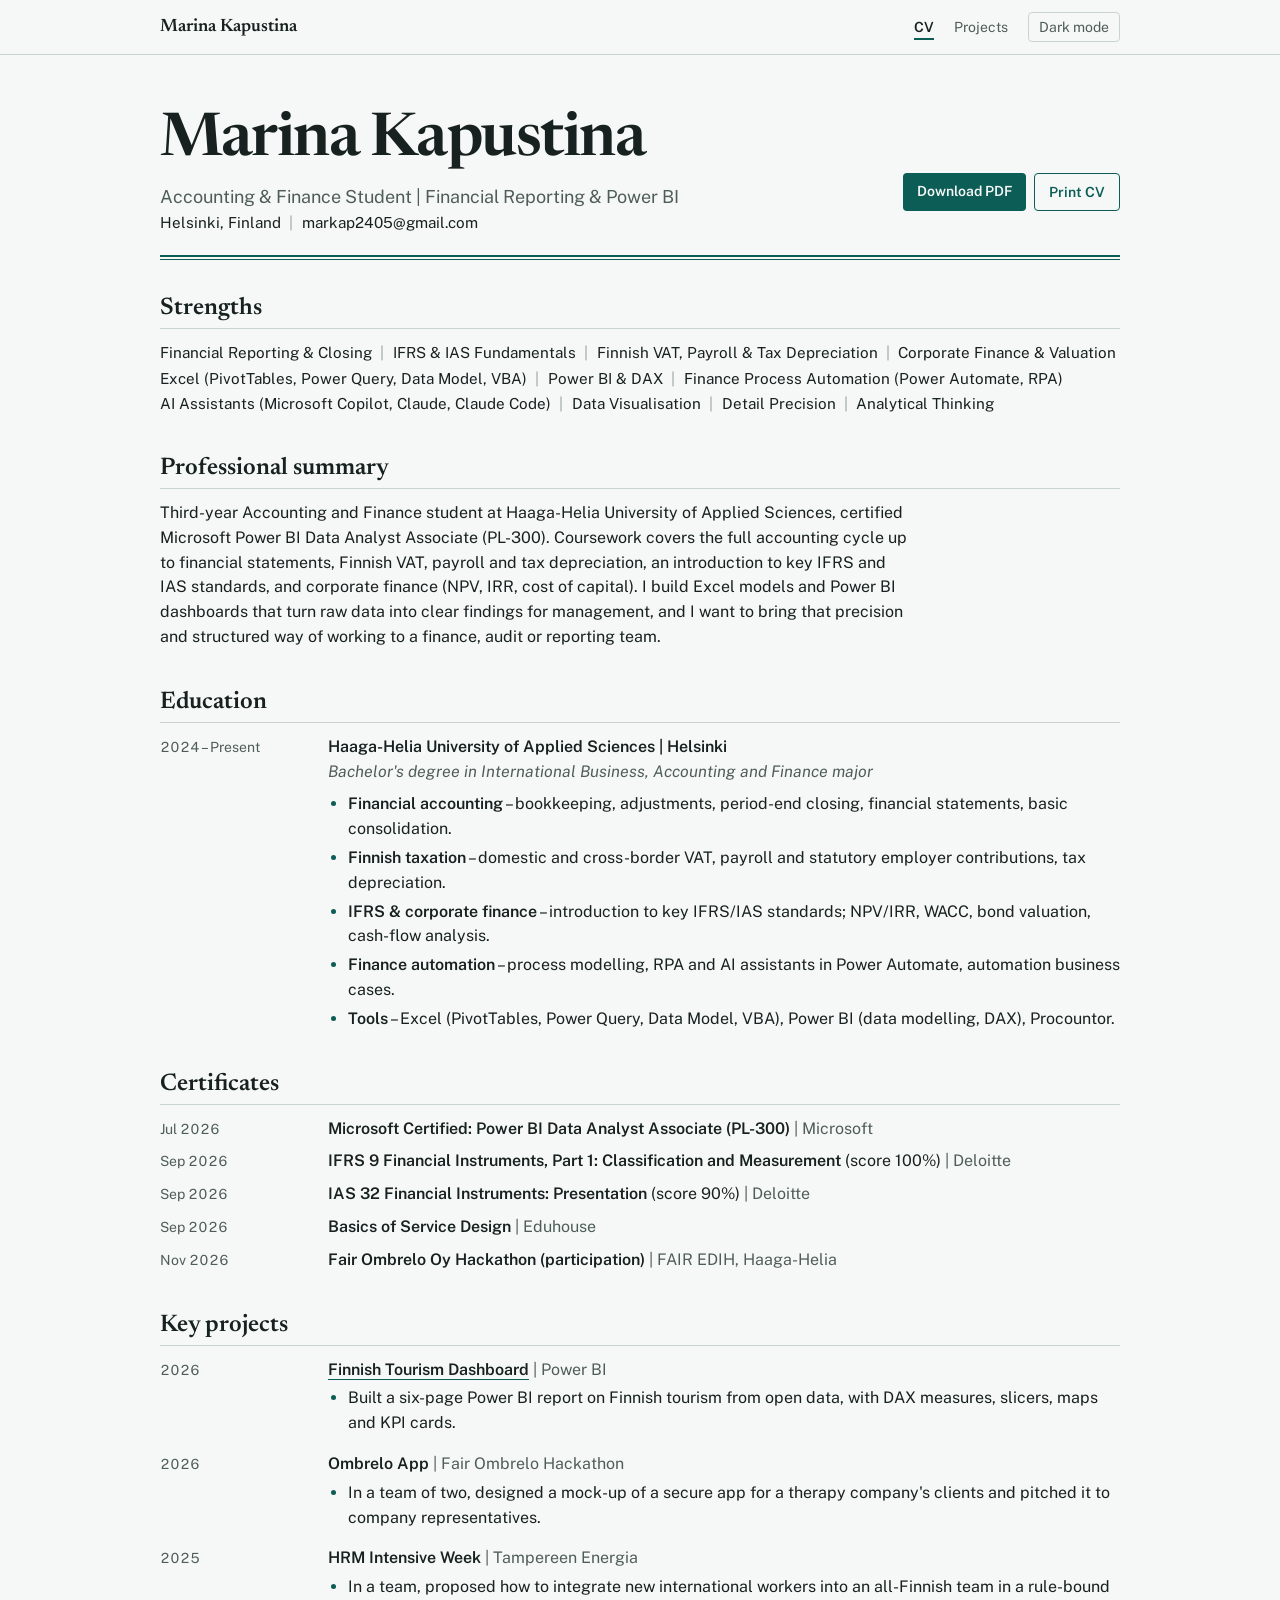
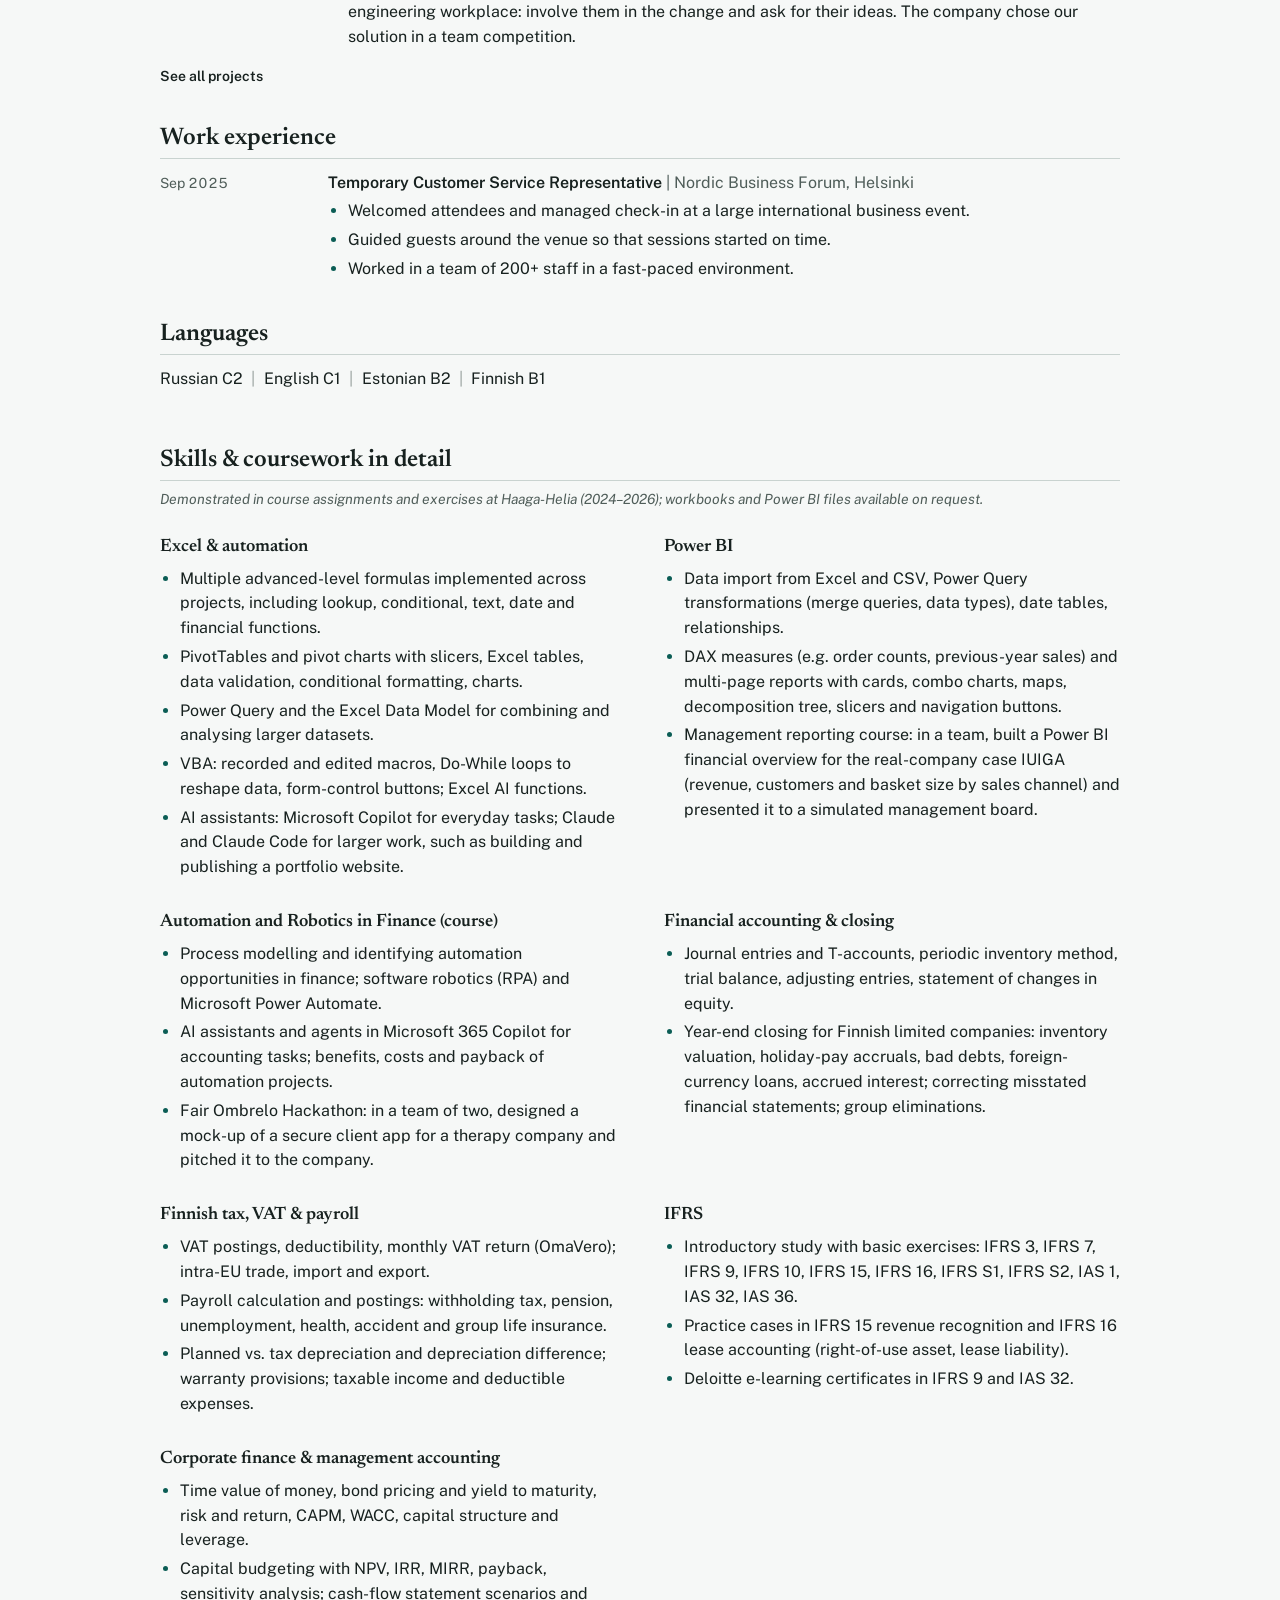
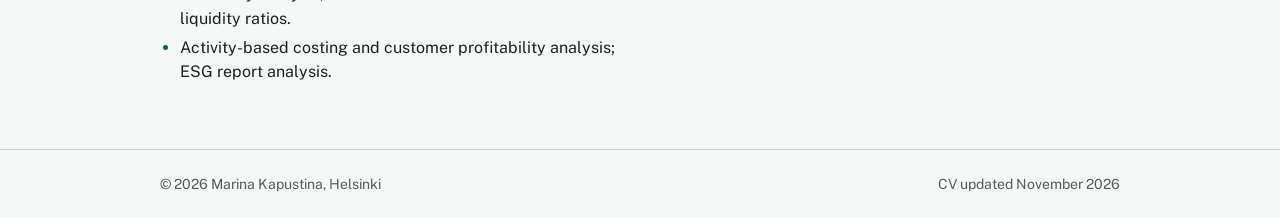
<file: index.html>
<!doctype html>
<html lang="en">
<head>
  <meta charset="utf-8">
  <meta name="viewport" content="width=device-width, initial-scale=1">
  <title>Marina Kapustina – CV</title>
  <meta name="description" content="CV of Marina Kapustina, Accounting & Finance student at Haaga-Helia UAS, Helsinki. Microsoft Certified Power BI Data Analyst Associate (PL-300).">
  <meta property="og:title" content="Marina Kapustina – CV">
  <meta property="og:description" content="Accounting & Finance Student | Financial Reporting & Power BI">
  <meta property="og:type" content="profile">
  <link rel="icon" href="assets/img/favicon.svg" type="image/svg+xml">
  <link rel="preconnect" href="https://fonts.googleapis.com">
  <link rel="preconnect" href="https://fonts.gstatic.com" crossorigin>
  <link rel="stylesheet" href="https://fonts.googleapis.com/css2?family=Newsreader:opsz,wght@6..72,400;6..72,600&family=Public+Sans:wght@400;500;600;700&display=swap">
  <link rel="stylesheet" href="assets/css/site.css">
  <link rel="stylesheet" href="assets/css/tw.css">
  <script src="assets/js/site.js"></script>
</head>
<body class="bg-paper text-ink font-sans">
  <a href="#cv" class="sr-only focus:not-sr-only focus:fixed focus:top-3 focus:left-3 focus:z-50 focus:bg-surface focus:px-3 focus:py-2">Skip to CV</a>

  <!-- Site header: identical on every page (portfolio nav). -->
  <header class="no-print border-b border-rule">
    <nav class="mx-auto flex max-w-5xl flex-wrap items-center justify-between gap-x-6 gap-y-2 px-4 py-3 sm:px-8" aria-label="Main">
      <a href="index.html" class="font-serif text-lg font-semibold text-ink no-underline">Marina Kapustina</a>
      <div class="flex items-center gap-5 text-sm">
        <a href="index.html" aria-current="page" class="font-semibold text-ink underline decoration-accent decoration-2 underline-offset-[6px]">CV</a>
        <a href="projects/index.html" class="text-muted no-underline hover:text-ink">Projects</a>
        <button type="button" data-theme-toggle hidden class="cursor-pointer rounded border border-rule px-2.5 py-1 text-muted hover:text-ink">
          <span data-label>Dark mode</span>
        </button>
      </div>
    </nav>
  </header>

  <main id="cv" class="mx-auto max-w-5xl px-4 pb-16 pt-10 sm:px-8 sm:pt-14 print:max-w-none print:p-0">

    <!-- ===================== PAGE 1 (stands alone) ===================== -->
    <header id="header" class="pb-5 print:pb-3">
      <div class="flex flex-wrap items-end justify-between gap-x-8 print:gap-x-5 gap-y-5">
        <div>
          <h1 class="font-serif text-4xl font-semibold leading-none tracking-tight min-[400px]:text-5xl sm:text-6xl print:text-[2.9rem]">Marina Kapustina</h1>
          <p class="mt-3 text-lg text-muted print:mt-2 print:text-[1.15rem]">Accounting &amp; Finance Student | Financial Reporting &amp; Power BI</p>
        </div>
        <div class="no-print flex flex-wrap gap-2 text-sm">
          <a href="assets/files/Marina_Kapustina_CV.pdf" download class="rounded bg-accent px-3.5 py-2 font-semibold text-paper no-underline hover:opacity-90">Download PDF</a>
          <button type="button" data-print hidden class="cursor-pointer rounded border border-accent px-3.5 py-2 font-semibold text-accent hover:bg-accent-soft">Print CV</button>
        </div>
      </div>
      <ul class="pipe-list mt-4 text-[0.95rem] print:mt-2">
        <li>Helsinki, Finland</li>
        <li><a href="mailto:markap2405@gmail.com" class="text-ink no-underline hover:underline">markap2405@gmail.com</a></li>
      </ul>
    </header>
    <hr class="double-rule">

    <div class="mt-8 space-y-9 print:mt-4 print:space-y-[0.7rem]">

      <section id="strengths" aria-labelledby="h-strengths">
        <h2 id="h-strengths" class="mb-3 border-b border-rule pb-1 font-serif text-2xl font-semibold print:mb-1.5 print:text-[1.35rem]">Strengths</h2>
        <ul class="pipe-list text-[0.95rem]">
          <li>Financial Reporting &amp; Closing</li>
          <li>IFRS &amp; IAS Fundamentals</li>
          <li>Finnish VAT, Payroll &amp; Tax Depreciation</li>
          <li>Corporate Finance &amp; Valuation</li>
          <li>Excel (PivotTables, Power Query, Data Model, VBA)</li>
          <li>Power BI &amp; DAX</li>
          <li>Finance Process Automation (Power&nbsp;Automate, RPA)</li>
          <li>AI Assistants (Microsoft Copilot, Claude, Claude Code)</li>
          <li>Data Visualisation</li>
          <li>Detail Precision</li>
          <li>Analytical Thinking</li>
        </ul>
      </section>

      <section id="summary" aria-labelledby="h-summary">
        <h2 id="h-summary" class="mb-3 border-b border-rule pb-1 font-serif text-2xl font-semibold print:mb-1.5 print:text-[1.35rem]">Professional summary</h2>
        <p class="max-w-[75ch] print:max-w-none">Third-year Accounting and Finance student at Haaga-Helia University of Applied Sciences, certified Microsoft Power BI Data Analyst Associate (PL-300). Coursework covers the full accounting cycle up to financial statements, Finnish VAT, payroll and tax depreciation, an introduction to key IFRS and IAS standards, and corporate finance (NPV, IRR, cost of capital). I build Excel models and Power BI dashboards that turn raw data into clear findings for management, and I want to bring that precision and structured way of working to a finance, audit or reporting team.</p>
      </section>

      <section id="education" aria-labelledby="h-education">
        <h2 id="h-education" class="mb-3 border-b border-rule pb-1 font-serif text-2xl font-semibold print:mb-1.5 print:text-[1.35rem]">Education</h2>
        <div class="ledger-row grid gap-x-8 print:gap-x-5 gap-y-1 md:grid-cols-[var(--date-col)_1fr]">
          <p class="ledger-date text-sm text-muted md:pt-0.5">2024 – Present</p>
          <div>
            <h3 class="font-semibold">Haaga-Helia University of Applied Sciences | Helsinki</h3>
            <p class="italic text-muted">Bachelor's degree in International Business, Accounting and Finance major</p>
            <ul class="mt-2 list-disc space-y-1 pl-5 marker:text-accent print:mt-1 print:space-y-0.5">
              <li><strong class="font-semibold">Financial accounting</strong> – bookkeeping, adjustments, period-end closing, financial statements, basic consolidation.</li>
              <li><strong class="font-semibold">Finnish taxation</strong> – domestic and cross-border VAT, payroll and statutory employer contributions, tax depreciation.</li>
              <li><strong class="font-semibold">IFRS &amp; corporate finance</strong> – introduction to key IFRS/IAS standards; NPV/IRR, WACC, bond valuation, cash-flow analysis.</li>
              <li><strong class="font-semibold">Finance automation</strong> – process modelling, RPA and AI assistants in Power Automate, automation business cases.</li>
              <li><strong class="font-semibold">Tools</strong> – Excel (PivotTables, Power Query, Data Model, VBA), Power BI (data modelling, DAX), Procountor.</li>
            </ul>
          </div>
        </div>
      </section>

      <section id="certificates" aria-labelledby="h-certificates">
        <h2 id="h-certificates" class="mb-3 border-b border-rule pb-1 font-serif text-2xl font-semibold print:mb-1.5 print:text-[1.35rem]">Certificates</h2>
        <ul class="space-y-2 print:space-y-0.5">
          <li class="ledger-row grid gap-x-8 print:gap-x-5 md:grid-cols-[var(--date-col)_1fr]"><span class="ledger-date text-sm text-muted md:pt-0.5">Jul 2026</span><span><span class="font-semibold">Microsoft Certified: Power BI Data Analyst Associate (PL-300)</span> <span class="text-muted">| Microsoft</span></span></li>
          <li class="ledger-row grid gap-x-8 print:gap-x-5 md:grid-cols-[var(--date-col)_1fr]"><span class="ledger-date text-sm text-muted md:pt-0.5">Sep 2026</span><span><span class="font-semibold">IFRS 9 Financial Instruments, Part 1: Classification and Measurement</span> (score 100%) <span class="text-muted">| Deloitte</span></span></li>
          <li class="ledger-row grid gap-x-8 print:gap-x-5 md:grid-cols-[var(--date-col)_1fr]"><span class="ledger-date text-sm text-muted md:pt-0.5">Sep 2026</span><span><span class="font-semibold">IAS 32 Financial Instruments: Presentation</span> (score 90%) <span class="text-muted">| Deloitte</span></span></li>
          <li class="ledger-row grid gap-x-8 print:gap-x-5 md:grid-cols-[var(--date-col)_1fr]"><span class="ledger-date text-sm text-muted md:pt-0.5">Sep 2026</span><span><span class="font-semibold">Basics of Service Design</span> <span class="text-muted">| Eduhouse</span></span></li>
          <li class="ledger-row grid gap-x-8 print:gap-x-5 md:grid-cols-[var(--date-col)_1fr]"><span class="ledger-date text-sm text-muted md:pt-0.5">Nov 2026</span><span><span class="font-semibold">Fair Ombrelo Oy Hackathon (participation)</span> <span class="text-muted">| FAIR EDIH, Haaga-Helia</span></span></li>
        </ul>
      </section>

      <section id="projects" aria-labelledby="h-projects">
        <h2 id="h-projects" class="mb-3 border-b border-rule pb-1 font-serif text-2xl font-semibold print:mb-1.5 print:text-[1.35rem]">Key projects</h2>
        <div class="space-y-4 print:space-y-1.5">
          <article class="ledger-row grid gap-x-8 print:gap-x-5 gap-y-1 md:grid-cols-[var(--date-col)_1fr]">
            <p class="ledger-date text-sm text-muted md:pt-0.5">2026</p>
            <div>
              <h3 class="font-semibold"><a href="projects/finnish-tourism-dashboard/index.html" class="text-ink underline decoration-accent decoration-1 underline-offset-4 hover:decoration-2 print:no-underline">Finnish Tourism Dashboard</a> <span class="font-normal text-muted">| Power BI</span></h3>
              <ul class="mt-1 list-disc space-y-1 pl-5 marker:text-accent print:space-y-0.5">
                <li>Built a six-page Power BI report on Finnish tourism from open data, with DAX measures, slicers, maps and KPI cards.</li>
              </ul>
            </div>
          </article>
          <article class="ledger-row grid gap-x-8 print:gap-x-5 gap-y-1 md:grid-cols-[var(--date-col)_1fr]">
            <p class="ledger-date text-sm text-muted md:pt-0.5">2026</p>
            <div>
              <h3 class="font-semibold">Ombrelo App <span class="font-normal text-muted">| Fair Ombrelo Hackathon</span></h3>
              <ul class="mt-1 list-disc space-y-1 pl-5 marker:text-accent">
                <li>In a team of two, designed a mock-up of a secure app for a therapy company&#39;s clients and pitched it to company representatives.</li>
              </ul>
            </div>
          </article>
          <article class="ledger-row grid gap-x-8 print:gap-x-5 gap-y-1 md:grid-cols-[var(--date-col)_1fr]">
            <p class="ledger-date text-sm text-muted md:pt-0.5">2025</p>
            <div>
              <h3 class="font-semibold">HRM Intensive Week <span class="font-normal text-muted">| Tampereen Energia</span></h3>
              <ul class="mt-1 list-disc space-y-1 pl-5 marker:text-accent">
                <li>In a team, proposed how to integrate new international workers into an all-Finnish team in a rule-bound engineering workplace: involve them in the change and ask for their ideas. The company chose our solution in a team competition.</li>
              </ul>
            </div>
          </article>
        </div>
        <p class="no-print mt-4 text-sm"><a href="projects/index.html" class="font-semibold">See all projects</a></p>
      </section>

      <section id="experience" aria-labelledby="h-experience">
        <h2 id="h-experience" class="mb-3 border-b border-rule pb-1 font-serif text-2xl font-semibold print:mb-1.5 print:text-[1.35rem]">Work experience</h2>
        <article class="ledger-row grid gap-x-8 print:gap-x-5 gap-y-1 md:grid-cols-[var(--date-col)_1fr]">
          <p class="ledger-date text-sm text-muted md:pt-0.5">Sep 2025</p>
          <div>
            <h3 class="font-semibold">Temporary Customer Service Representative <span class="font-normal text-muted">| Nordic Business Forum, Helsinki</span></h3>
            <ul class="mt-1 list-disc space-y-1 pl-5 marker:text-accent print:space-y-0.5">
              <li>Welcomed attendees and managed check-in at a large international business event.</li>
              <li>Guided guests around the venue so that sessions started on time.</li>
              <li>Worked in a team of 200+ staff in a fast-paced environment.</li>
            </ul>
          </div>
        </article>
      </section>

      <section id="languages" aria-labelledby="h-languages">
        <h2 id="h-languages" class="mb-3 border-b border-rule pb-1 font-serif text-2xl font-semibold print:mb-1.5 print:text-[1.35rem]">Languages</h2>
        <ul class="pipe-list">
          <li>Russian C2</li><li>English C1</li><li>Estonian B2</li><li>Finnish B1</li>
        </ul>
      </section>

      <!-- ===================== PAGE 2: detail for the recruiter who scrolls on ===================== -->
      <section id="details" aria-labelledby="h-details" class="print-break pt-4 print:pt-0">
        <h2 id="h-details" class="mb-2 border-b border-rule pb-1 font-serif text-2xl font-semibold print:text-[1.35rem]">Skills &amp; coursework in detail</h2>
        <p class="mb-6 text-sm italic text-muted print:mb-3">Demonstrated in course assignments and exercises at Haaga-Helia (2024–2026); workbooks and Power BI files available on request.</p>
        <div class="grid gap-x-12 gap-y-7 md:grid-cols-2 print:gap-y-4">
          <div>
            <h3 class="font-serif text-lg font-semibold">Excel &amp; automation</h3>
            <ul class="mt-1.5 list-disc space-y-1 pl-5 marker:text-accent">
              <li>Multiple advanced-level formulas implemented across projects, including lookup, conditional, text, date and financial functions.</li>
              <li>PivotTables and pivot charts with slicers, Excel tables, data validation, conditional formatting, charts.</li>
              <li>Power Query and the Excel Data Model for combining and analysing larger datasets.</li>
              <li>VBA: recorded and edited macros, Do-While loops to reshape data, form-control buttons; Excel AI functions.</li>
              <li>AI assistants: Microsoft Copilot for everyday tasks; Claude and Claude Code for larger work, such as building and publishing a portfolio website.</li>
            </ul>
          </div>
          <div>
            <h3 class="font-serif text-lg font-semibold">Power BI</h3>
            <ul class="mt-1.5 list-disc space-y-1 pl-5 marker:text-accent">
              <li>Data import from Excel and CSV, Power Query transformations (merge queries, data types), date tables, relationships.</li>
              <li>DAX measures (e.g. order counts, previous-year sales) and multi-page reports with cards, combo charts, maps, decomposition tree, slicers and navigation buttons.</li>
              <li>Management reporting course: in a team, built a Power BI financial overview for the real-company case IUIGA (revenue, customers and basket size by sales channel) and presented it to a simulated management board.</li>
            </ul>
          </div>
          <div>
            <h3 class="font-serif text-lg font-semibold">Automation and Robotics in Finance (course)</h3>
            <ul class="mt-1.5 list-disc space-y-1 pl-5 marker:text-accent">
              <li>Process modelling and identifying automation opportunities in finance; software robotics (RPA) and Microsoft Power Automate.</li>
              <li>AI assistants and agents in Microsoft 365 Copilot for accounting tasks; benefits, costs and payback of automation projects.</li>
              <li>Fair Ombrelo Hackathon: in a team of two, designed a mock-up of a secure client app for a therapy company and pitched it to the company.</li>
            </ul>
          </div>
          <div>
            <h3 class="font-serif text-lg font-semibold">Financial accounting &amp; closing</h3>
            <ul class="mt-1.5 list-disc space-y-1 pl-5 marker:text-accent">
              <li>Journal entries and T-accounts, periodic inventory method, trial balance, adjusting entries, statement of changes in equity.</li>
              <li>Year-end closing for Finnish limited companies: inventory valuation, holiday-pay accruals, bad debts, foreign-currency loans, accrued interest; correcting misstated financial statements; group eliminations.</li>
            </ul>
          </div>
          <div>
            <h3 class="font-serif text-lg font-semibold">Finnish tax, VAT &amp; payroll</h3>
            <ul class="mt-1.5 list-disc space-y-1 pl-5 marker:text-accent">
              <li>VAT postings, deductibility, monthly VAT return (OmaVero); intra-EU trade, import and export.</li>
              <li>Payroll calculation and postings: withholding tax, pension, unemployment, health, accident and group life insurance.</li>
              <li>Planned vs. tax depreciation and depreciation difference; warranty provisions; taxable income and deductible expenses.</li>
            </ul>
          </div>
          <div>
            <h3 class="font-serif text-lg font-semibold">IFRS</h3>
            <ul class="mt-1.5 list-disc space-y-1 pl-5 marker:text-accent">
              <li>Introductory study with basic exercises: IFRS 3, IFRS 7, IFRS 9, IFRS 10, IFRS 15, IFRS 16, IFRS S1, IFRS S2, IAS 1, IAS 32, IAS 36.</li>
              <li>Practice cases in IFRS 15 revenue recognition and IFRS 16 lease accounting (right-of-use asset, lease liability).</li>
              <li>Deloitte e-learning certificates in IFRS 9 and IAS 32.</li>
            </ul>
          </div>
          <div>
            <h3 class="font-serif text-lg font-semibold">Corporate finance &amp; management accounting</h3>
            <ul class="mt-1.5 list-disc space-y-1 pl-5 marker:text-accent">
              <li>Time value of money, bond pricing and yield to maturity, risk and return, CAPM, WACC, capital structure and leverage.</li>
              <li>Capital budgeting with NPV, IRR, MIRR, payback, sensitivity analysis; cash-flow statement scenarios and liquidity ratios.</li>
              <li>Activity-based costing and customer profitability analysis; ESG report analysis.</li>
            </ul>
          </div>
        </div>
      </section>
    </div>
  </main>

  <!-- Site footer: identical on every page. -->
  <footer class="no-print border-t border-rule">
    <div class="mx-auto flex max-w-5xl flex-wrap justify-between gap-x-6 gap-y-1 px-4 py-6 text-sm text-muted sm:px-8">
      <p>© <span data-year>2026</span> Marina Kapustina, Helsinki</p>
      <p>CV updated November 2026</p>
    </div>
  </footer>
</body>
</html>
</file>
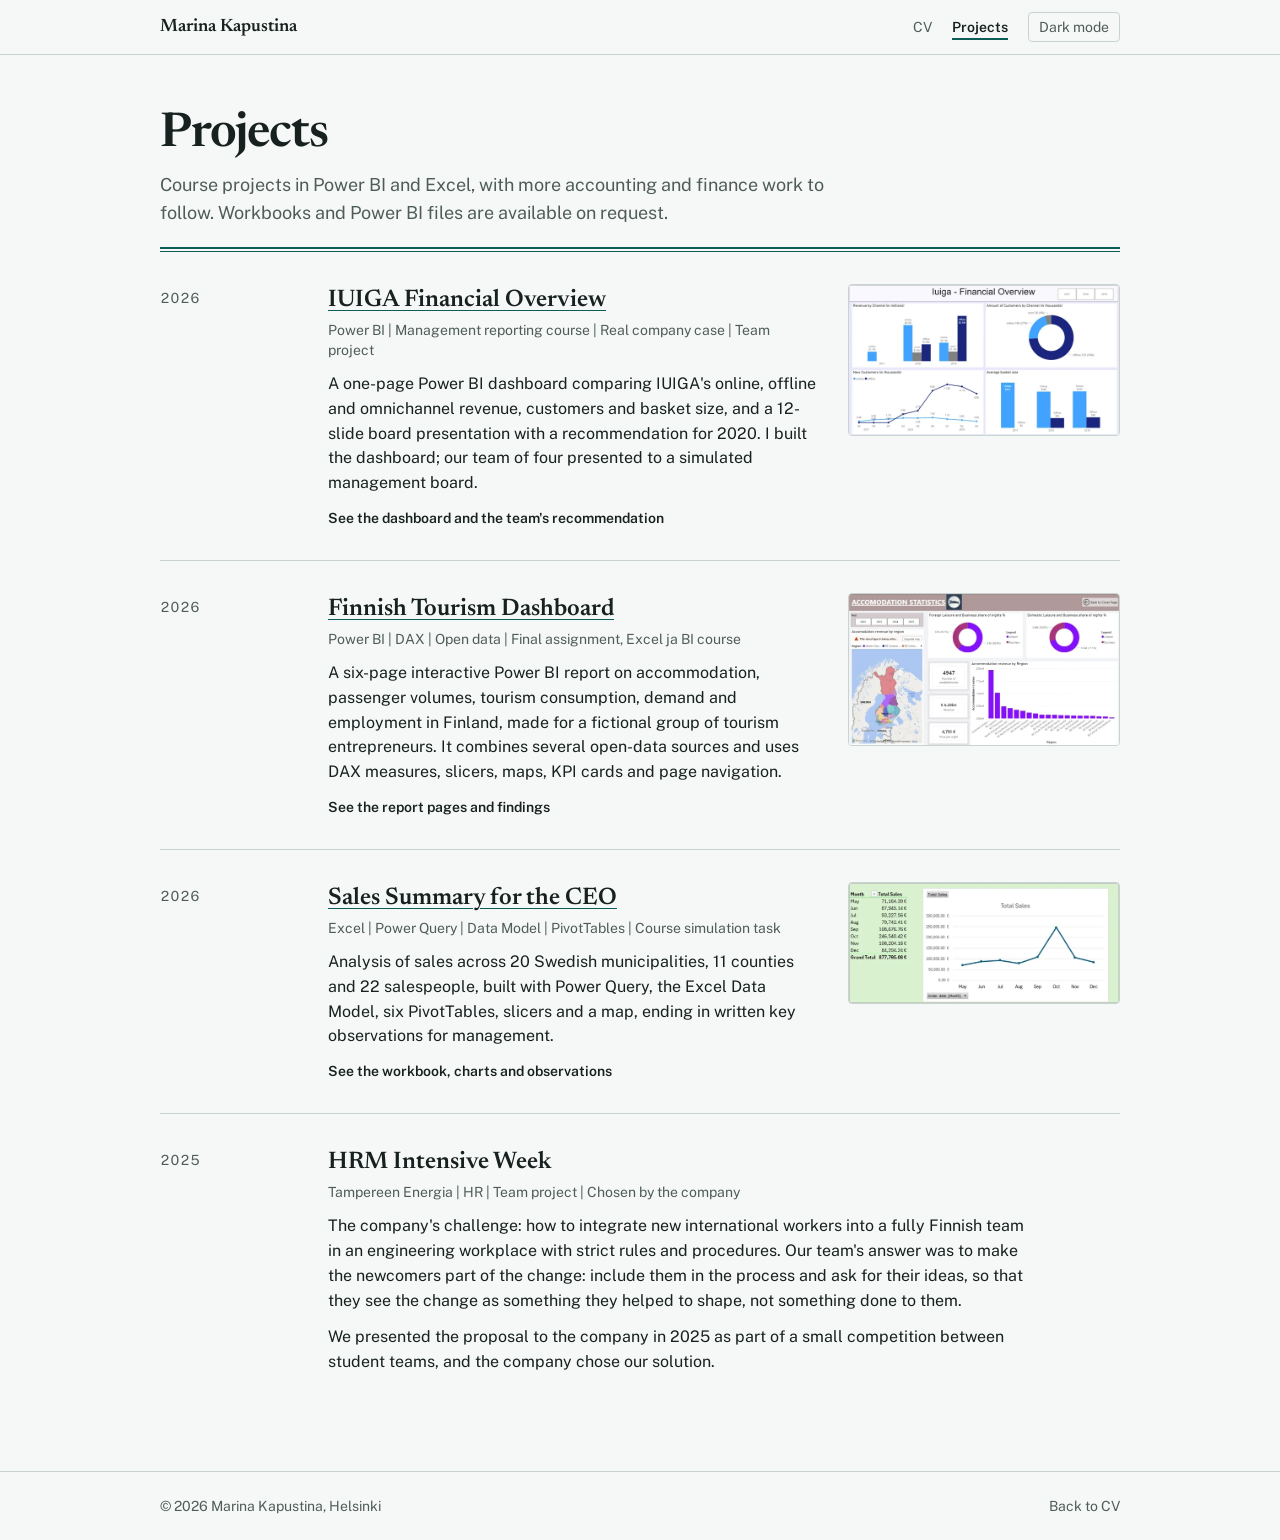
<file: projects/index.html>
<!doctype html>
<html lang="en">
<head>
  <meta charset="utf-8">
  <meta name="viewport" content="width=device-width, initial-scale=1">
  <title>Projects – Marina Kapustina</title>
  <meta name="description" content="Projects by Marina Kapustina: Power BI dashboards, Excel analysis and accounting coursework.">
  <link rel="icon" href="../assets/img/favicon.svg" type="image/svg+xml">
  <link rel="preconnect" href="https://fonts.googleapis.com">
  <link rel="preconnect" href="https://fonts.gstatic.com" crossorigin>
  <link rel="stylesheet" href="https://fonts.googleapis.com/css2?family=Newsreader:opsz,wght@6..72,400;6..72,600&family=Public+Sans:wght@400;500;600;700&display=swap">
  <link rel="stylesheet" href="../assets/css/site.css">
  <link rel="stylesheet" href="../assets/css/tw.css">
  <script src="../assets/js/site.js"></script>
</head>
<body class="bg-paper text-ink font-sans">
  <a href="#content" class="sr-only focus:not-sr-only focus:fixed focus:top-3 focus:left-3 focus:z-50 focus:bg-surface focus:px-3 focus:py-2">Skip to content</a>

  <header class="no-print border-b border-rule">
    <nav class="mx-auto flex max-w-5xl flex-wrap items-center justify-between gap-x-6 gap-y-2 px-4 py-3 sm:px-8" aria-label="Main">
      <a href="../index.html" class="font-serif text-lg font-semibold text-ink no-underline">Marina Kapustina</a>
      <div class="flex items-center gap-5 text-sm">
        <a href="../index.html" class="text-muted no-underline hover:text-ink">CV</a>
        <a href="index.html" aria-current="page" class="font-semibold text-ink underline decoration-accent decoration-2 underline-offset-[6px]">Projects</a>
        <button type="button" data-theme-toggle hidden class="cursor-pointer rounded border border-rule px-2.5 py-1 text-muted hover:text-ink">
          <span data-label>Dark mode</span>
        </button>
      </div>
    </nav>
  </header>

  <main id="content" class="mx-auto max-w-5xl px-4 pb-16 pt-10 sm:px-8 sm:pt-14">
    <header class="pb-5">
      <h1 class="font-serif text-5xl font-semibold leading-none tracking-tight">Projects</h1>
      <p class="mt-3 max-w-[65ch] text-lg text-muted">Course projects in Power BI and Excel, with more accounting and finance work to follow. Workbooks and Power BI files are available on request.</p>
    </header>
    <hr class="double-rule">

    <!-- To add a project: copy _template.html to <slug>/index.html, then add one <li> here (newest first).
         Thumbnail: 640 px wide WebP in <slug>/img/thumb.webp. -->
    <ol class="mt-8 divide-y divide-rule" reversed>
      <li class="ledger-row grid gap-x-8 gap-y-3 py-8 first:pt-0 md:grid-cols-[var(--date-col)_1fr] lg:grid-cols-[var(--date-col)_1fr_17rem]">
        <p class="ledger-date text-sm text-muted md:pt-1">2026</p>
        <article>
          <h2 class="font-serif text-2xl font-semibold"><a href="iuiga-management-reporting/index.html" class="text-ink underline decoration-accent decoration-1 underline-offset-4 hover:decoration-2">IUIGA Financial Overview</a></h2>
          <p class="mt-1 text-sm text-muted">Power BI | Management reporting course | Real company case | Team project</p>
          <p class="mt-3 max-w-[70ch]">A one-page Power BI dashboard comparing IUIGA's online, offline and omnichannel revenue, customers and basket size, and a 12-slide board presentation with a recommendation for 2020. I built the dashboard; our team of four presented to a simulated management board.</p>
          <p class="mt-3 text-sm"><a href="iuiga-management-reporting/index.html" class="font-semibold">See the dashboard and the team's recommendation</a></p>
        </article>
        <a href="iuiga-management-reporting/index.html" class="block md:col-start-2 lg:col-start-3 lg:row-start-1" tabindex="-1" aria-hidden="true"><img src="iuiga-management-reporting/img/thumb.webp" width="640" height="356" loading="lazy" alt="" class="w-full max-w-sm rounded border border-rule lg:max-w-none"></a>
      </li>
      <li class="ledger-row grid gap-x-8 gap-y-3 py-8 md:grid-cols-[var(--date-col)_1fr] lg:grid-cols-[var(--date-col)_1fr_17rem]">
        <p class="ledger-date text-sm text-muted md:pt-1">2026</p>
        <article>
          <h2 class="font-serif text-2xl font-semibold"><a href="finnish-tourism-dashboard/index.html" class="text-ink underline decoration-accent decoration-1 underline-offset-4 hover:decoration-2">Finnish Tourism Dashboard</a></h2>
          <p class="mt-1 text-sm text-muted">Power BI | DAX | Open data | Final assignment, Excel ja BI course</p>
          <p class="mt-3 max-w-[70ch]">A six-page interactive Power BI report on accommodation, passenger volumes, tourism consumption, demand and employment in Finland, made for a fictional group of tourism entrepreneurs. It combines several open-data sources and uses DAX measures, slicers, maps, KPI cards and page navigation.</p>
          <p class="mt-3 text-sm"><a href="finnish-tourism-dashboard/index.html" class="font-semibold">See the report pages and findings</a></p>
        </article>
        <a href="finnish-tourism-dashboard/index.html" class="block md:col-start-2 lg:col-start-3 lg:row-start-1" tabindex="-1" aria-hidden="true"><img src="finnish-tourism-dashboard/img/thumb.webp" width="640" height="357" loading="lazy" alt="" class="w-full max-w-sm rounded border border-rule lg:max-w-none"></a>
      </li>
      <li class="ledger-row grid gap-x-8 gap-y-3 py-8 md:grid-cols-[var(--date-col)_1fr] lg:grid-cols-[var(--date-col)_1fr_17rem]">
        <p class="ledger-date text-sm text-muted md:pt-1">2026</p>
        <article>
          <h2 class="font-serif text-2xl font-semibold"><a href="sales-summary-ceo/index.html" class="text-ink underline decoration-accent decoration-1 underline-offset-4 hover:decoration-2">Sales Summary for the CEO</a></h2>
          <p class="mt-1 text-sm text-muted">Excel | Power Query | Data Model | PivotTables | Course simulation task</p>
          <p class="mt-3 max-w-[70ch]">Analysis of sales across 20 Swedish municipalities, 11 counties and 22 salespeople, built with Power Query, the Excel Data Model, six PivotTables, slicers and a map, ending in written key observations for management.</p>
          <p class="mt-3 text-sm"><a href="sales-summary-ceo/index.html" class="font-semibold">See the workbook, charts and observations</a></p>
        </article>
        <a href="sales-summary-ceo/index.html" class="block md:col-start-2 lg:col-start-3 lg:row-start-1" tabindex="-1" aria-hidden="true"><img src="sales-summary-ceo/img/thumb.webp" width="640" height="285" loading="lazy" alt="" class="w-full max-w-sm rounded border border-rule lg:max-w-none"></a>
      </li>
      <li class="ledger-row grid gap-x-8 gap-y-2 py-8 md:grid-cols-[var(--date-col)_1fr]">
        <p class="ledger-date text-sm text-muted md:pt-1">2025</p>
        <article>
          <h2 class="font-serif text-2xl font-semibold">HRM Intensive Week</h2>
          <p class="mt-1 text-sm text-muted">Tampereen Energia | HR | Team project | Chosen by the company</p>
          <p class="mt-3 max-w-[70ch]">The company's challenge: how to integrate new international workers into a fully Finnish team in an engineering workplace with strict rules and procedures. Our team's answer was to make the newcomers part of the change: include them in the process and ask for their ideas, so that they see the change as something they helped to shape, not something done to them.</p>
          <p class="mt-3 max-w-[70ch]">We presented the proposal to the company in 2025 as part of a small competition between student teams, and the company chose our solution.</p>
        </article>
      </li>
    </ol>
  </main>

  <footer class="no-print border-t border-rule">
    <div class="mx-auto flex max-w-5xl flex-wrap justify-between gap-x-6 gap-y-1 px-4 py-6 text-sm text-muted sm:px-8">
      <p>© <span data-year>2026</span> Marina Kapustina, Helsinki</p>
      <p><a href="../index.html" class="text-muted">Back to CV</a></p>
    </div>
  </footer>
</body>
</html>
</file>
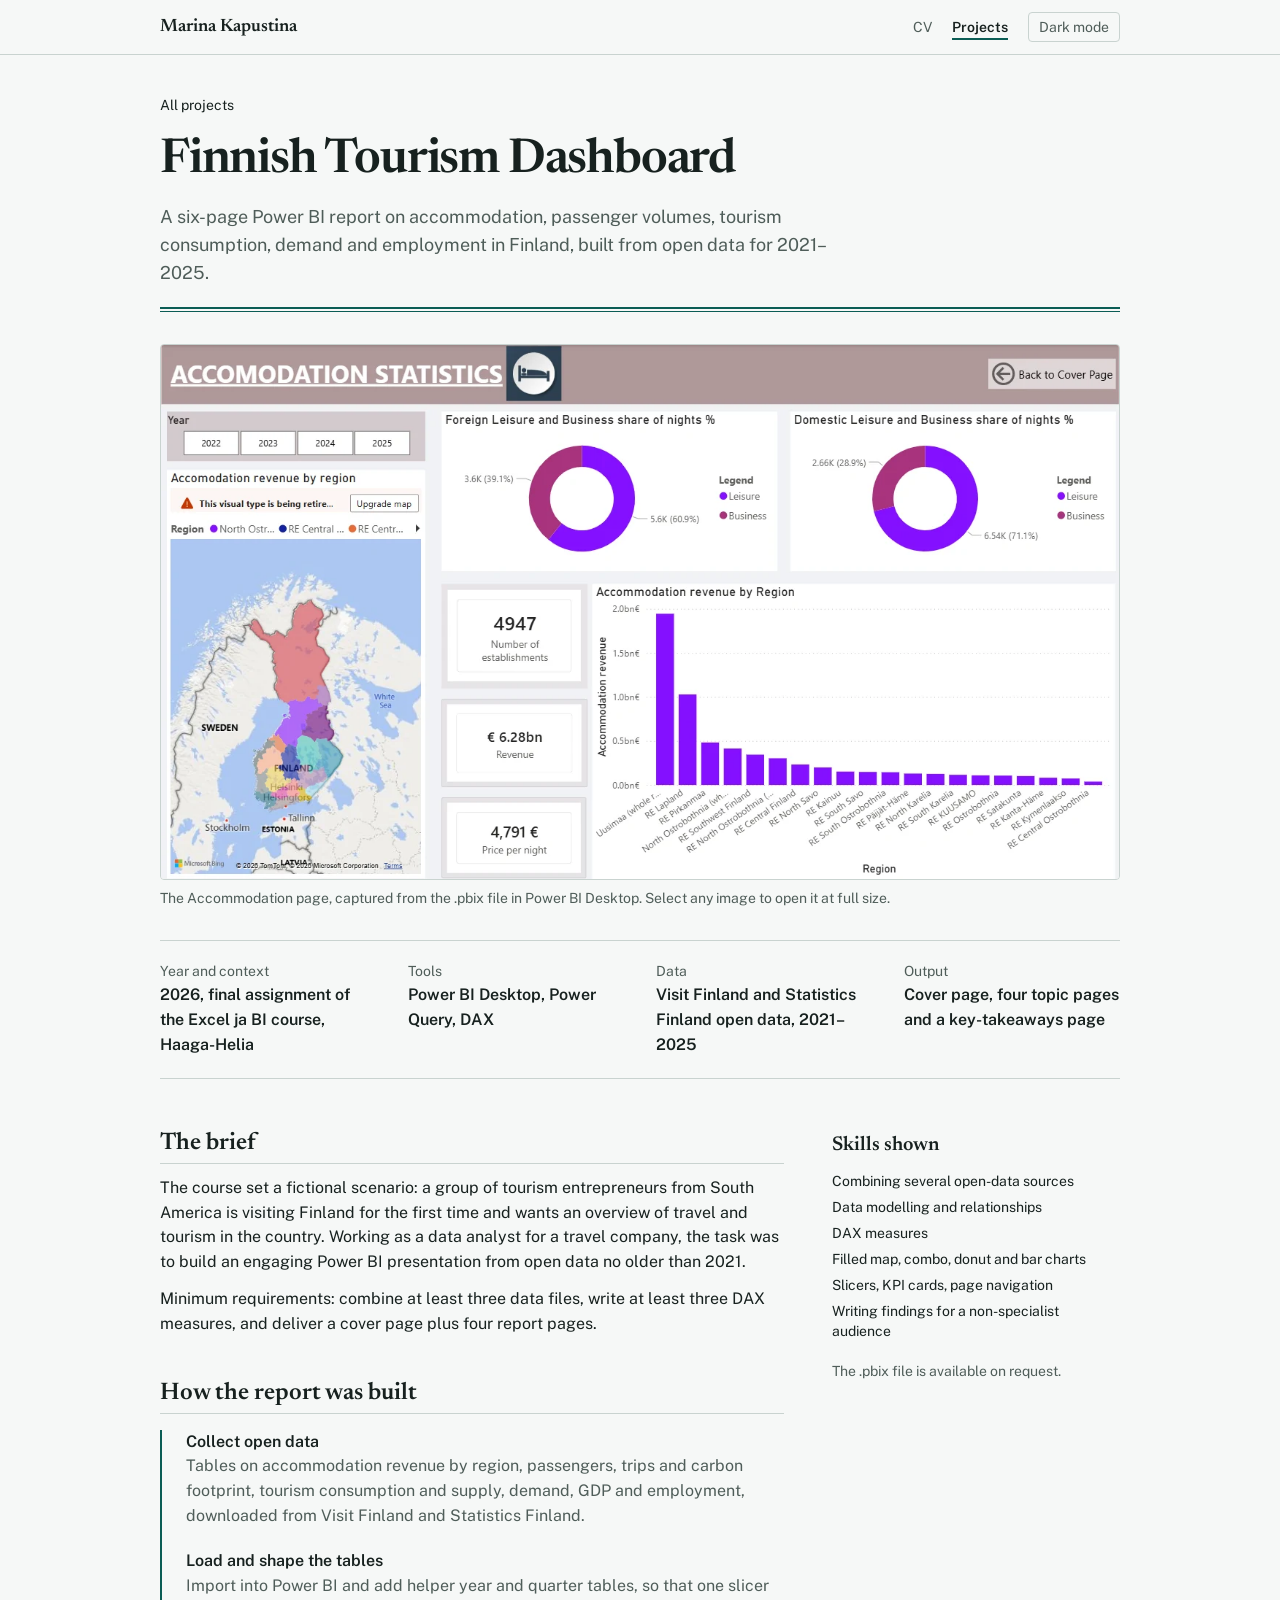
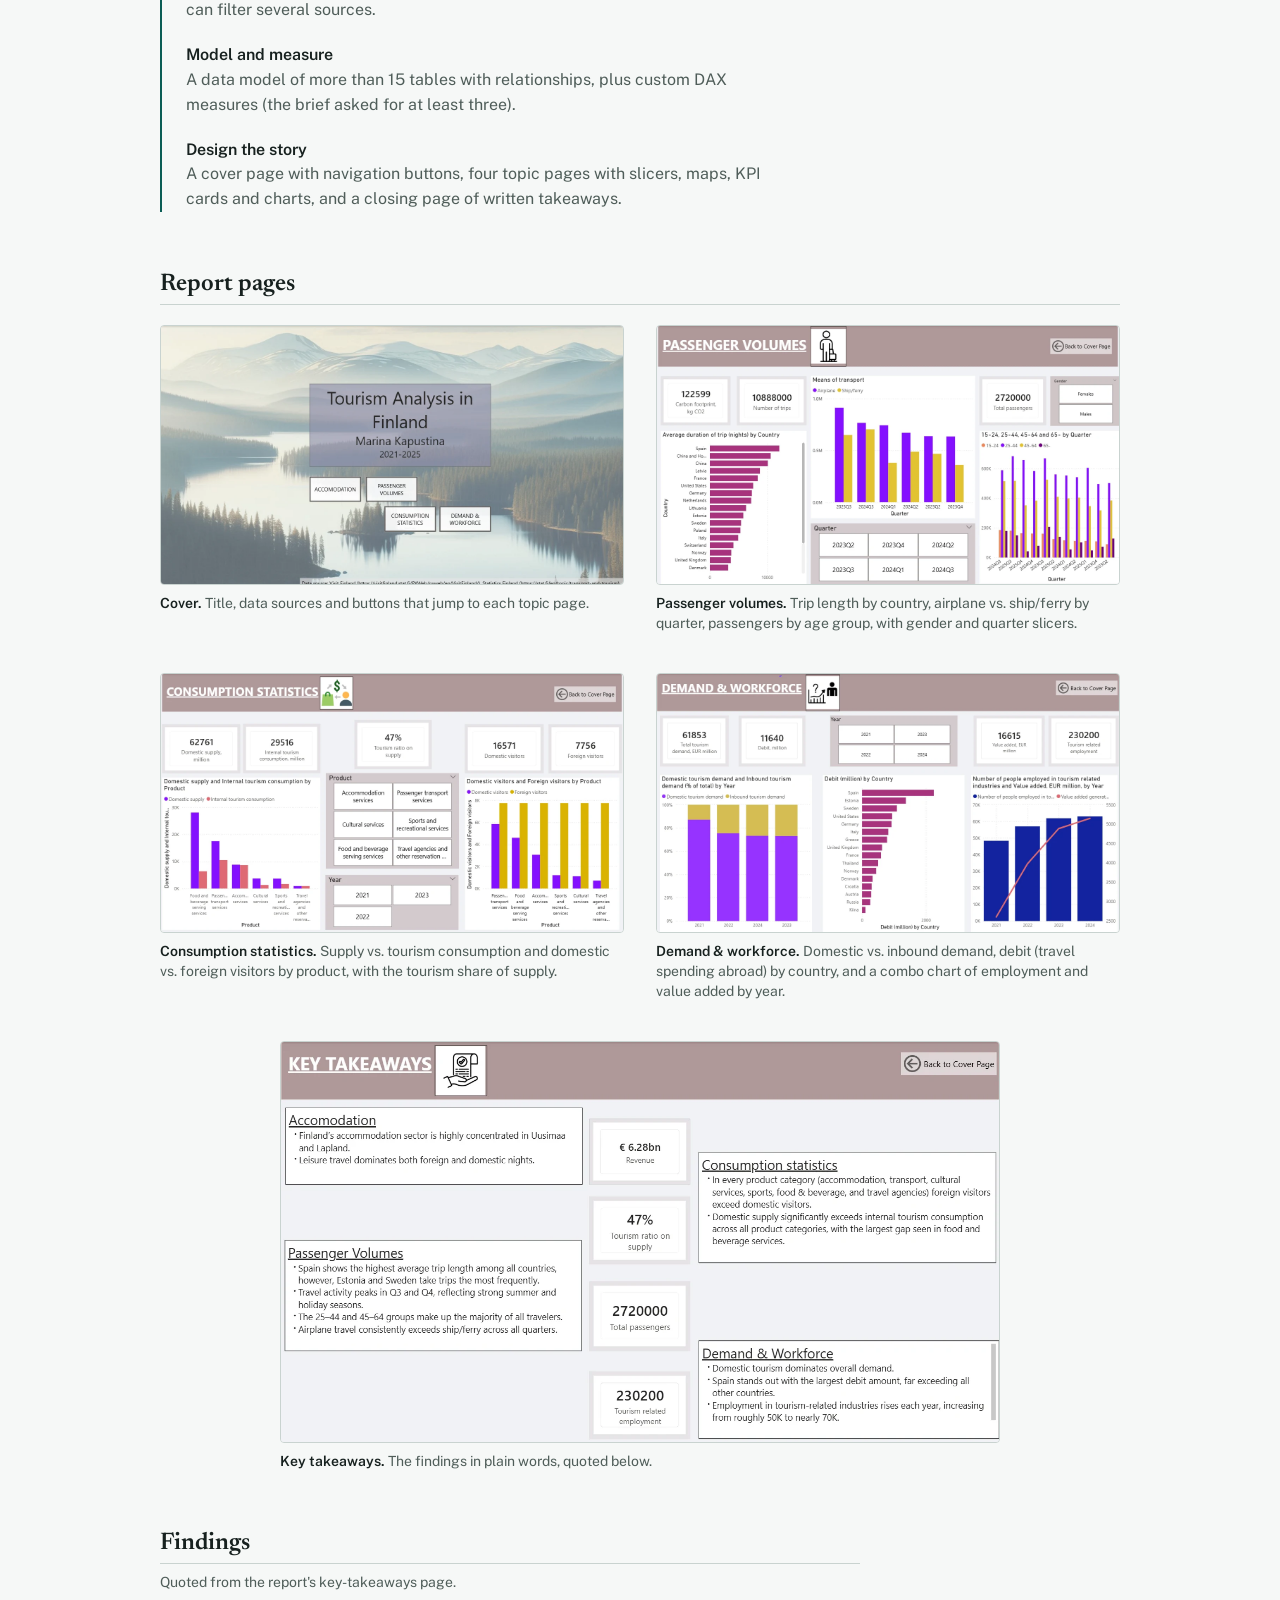
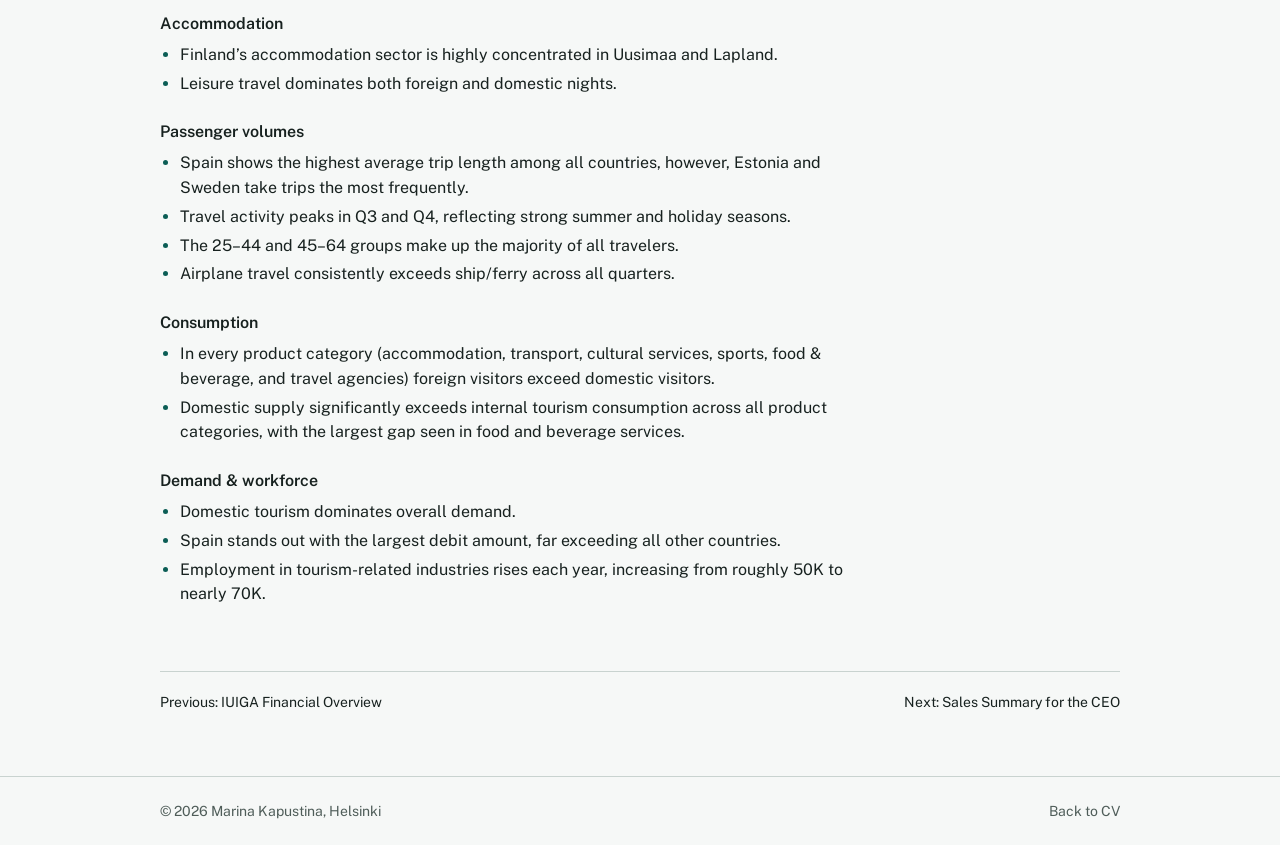
<file: projects/finnish-tourism-dashboard/index.html>
<!doctype html>
<html lang="en">
<head>
  <meta charset="utf-8">
  <meta name="viewport" content="width=device-width, initial-scale=1">
  <title>Finnish Tourism Dashboard – Marina Kapustina</title>
  <meta name="description" content="A six-page Power BI report on tourism in Finland, built from open data with Power Query and DAX. Final assignment of the Excel ja BI course, Haaga-Helia.">
  <link rel="icon" href="../../assets/img/favicon.svg" type="image/svg+xml">
  <link rel="preconnect" href="https://fonts.googleapis.com">
  <link rel="preconnect" href="https://fonts.gstatic.com" crossorigin>
  <link rel="stylesheet" href="https://fonts.googleapis.com/css2?family=Newsreader:opsz,wght@6..72,400;6..72,600&family=Public+Sans:wght@400;500;600;700&display=swap">
  <link rel="stylesheet" href="../../assets/css/site.css">
  <link rel="stylesheet" href="../../assets/css/tw.css">
  <script src="../../assets/js/site.js"></script>
</head>
<body class="bg-paper text-ink font-sans">
  <a href="#content" class="sr-only focus:not-sr-only focus:fixed focus:top-3 focus:left-3 focus:z-50 focus:bg-surface focus:px-3 focus:py-2">Skip to content</a>

  <header class="no-print border-b border-rule">
    <nav class="mx-auto flex max-w-5xl flex-wrap items-center justify-between gap-x-6 gap-y-2 px-4 py-3 sm:px-8" aria-label="Main">
      <a href="../../index.html" class="font-serif text-lg font-semibold text-ink no-underline">Marina Kapustina</a>
      <div class="flex items-center gap-5 text-sm">
        <a href="../../index.html" class="text-muted no-underline hover:text-ink">CV</a>
        <a href="../index.html" aria-current="page" class="font-semibold text-ink underline decoration-accent decoration-2 underline-offset-[6px]">Projects</a>
        <button type="button" data-theme-toggle hidden class="cursor-pointer rounded border border-rule px-2.5 py-1 text-muted hover:text-ink">
          <span data-label>Dark mode</span>
        </button>
      </div>
    </nav>
  </header>

  <main id="content" class="mx-auto max-w-5xl px-4 pb-16 pt-8 sm:px-8 sm:pt-10">
    <p class="text-sm"><a href="../index.html">All projects</a></p>

    <header class="pb-5 pt-4">
      <h1 class="font-serif text-4xl font-semibold leading-tight tracking-tight sm:text-5xl">Finnish Tourism Dashboard</h1>
      <p class="mt-3 max-w-[65ch] text-lg text-muted">A six-page Power BI report on accommodation, passenger volumes, tourism consumption, demand and employment in Finland, built from open data for 2021–2025.</p>
    </header>
    <hr class="double-rule">

    <figure class="mt-8">
      <a href="img/02-accommodation.webp" class="block"><img src="img/02-accommodation.webp" width="1312" height="732" alt="Accommodation page of the Power BI report: a filled map of Finland and a column chart of accommodation revenue by region, KPI cards, two donut charts of leisure and business nights, and a year slicer." class="w-full rounded border border-rule"></a>
      <figcaption class="mt-2 text-sm text-muted">The Accommodation page, captured from the .pbix file in Power BI Desktop. Select any image to open it at full size.</figcaption>
    </figure>

    <dl class="mt-8 grid gap-x-8 gap-y-4 border-y border-rule py-5 sm:grid-cols-2 lg:grid-cols-4">
      <div><dt class="text-sm text-muted">Year and context</dt><dd class="mt-0.5 font-semibold">2026, final assignment of the Excel ja BI course, Haaga-Helia</dd></div>
      <div><dt class="text-sm text-muted">Tools</dt><dd class="mt-0.5 font-semibold">Power BI Desktop, Power Query, DAX</dd></div>
      <div><dt class="text-sm text-muted">Data</dt><dd class="mt-0.5 font-semibold">Visit Finland and Statistics Finland open data, 2021–2025</dd></div>
      <div><dt class="text-sm text-muted">Output</dt><dd class="mt-0.5 font-semibold">Cover page, four topic pages and a key-takeaways page</dd></div>
    </dl>

    <div class="mt-12 grid gap-12 lg:grid-cols-[1fr_18rem]">
      <div class="max-w-[70ch] space-y-10">
        <section aria-labelledby="h-brief">
          <h2 id="h-brief" class="mb-3 border-b border-rule pb-1 font-serif text-2xl font-semibold">The brief</h2>
          <p>The course set a fictional scenario: a group of tourism entrepreneurs from South America is visiting Finland for the first time and wants an overview of travel and tourism in the country. Working as a data analyst for a travel company, the task was to build an engaging Power BI presentation from open data no older than 2021.</p>
          <p class="mt-3">Minimum requirements: combine at least three data files, write at least three DAX measures, and deliver a cover page plus four report pages.</p>
        </section>

        <section aria-labelledby="h-process">
          <h2 id="h-process" class="mb-4 border-b border-rule pb-1 font-serif text-2xl font-semibold">How the report was built</h2>
          <ol class="relative space-y-5 border-l-2 border-accent pl-6">
            <li><h3 class="font-semibold">Collect open data</h3><p class="text-muted">Tables on accommodation revenue by region, passengers, trips and carbon footprint, tourism consumption and supply, demand, GDP and employment, downloaded from Visit Finland and Statistics Finland.</p></li>
            <li><h3 class="font-semibold">Load and shape the tables</h3><p class="text-muted">Import into Power BI and add helper year and quarter tables, so that one slicer can filter several sources.</p></li>
            <li><h3 class="font-semibold">Model and measure</h3><p class="text-muted">A data model of more than 15 tables with relationships, plus custom DAX measures (the brief asked for at least three).</p></li>
            <li><h3 class="font-semibold">Design the story</h3><p class="text-muted">A cover page with navigation buttons, four topic pages with slicers, maps, KPI cards and charts, and a closing page of written takeaways.</p></li>
          </ol>
        </section>
      </div>

      <aside aria-labelledby="h-skills" class="lg:pt-1">
        <h2 id="h-skills" class="mb-3 font-serif text-xl font-semibold">Skills shown</h2>
        <ul class="space-y-1.5 text-sm">
          <li>Combining several open-data sources</li>
                    <li>Data modelling and relationships</li>
          <li>DAX measures</li>
          <li>Filled map, combo, donut and bar charts</li>
          <li>Slicers, KPI cards, page navigation</li>
          <li>Writing findings for a non-specialist audience</li>
        </ul>
        <p class="mt-5 text-sm text-muted">The .pbix file is available on request.</p>
      </aside>
    </div>

    <section aria-labelledby="h-pages" class="mt-14">
      <h2 id="h-pages" class="mb-5 border-b border-rule pb-1 font-serif text-2xl font-semibold">Report pages</h2>
      <div class="grid gap-x-8 gap-y-10 md:grid-cols-2">
        <figure>
          <a href="img/01-cover.webp" class="block"><img src="img/01-cover.webp" width="1312" height="732" loading="lazy" alt="Cover page titled Tourism Analysis in Finland, Marina Kapustina, 2021–2025, with four navigation buttons over a lake landscape." class="w-full rounded border border-rule"></a>
          <figcaption class="mt-2 text-sm"><span class="font-semibold">Cover.</span> <span class="text-muted">Title, data sources and buttons that jump to each topic page.</span></figcaption>
        </figure>
        <figure>
          <a href="img/03-passenger-volumes.webp" class="block"><img src="img/03-passenger-volumes.webp" width="1312" height="732" loading="lazy" alt="Passenger volumes page: average trip length by country, KPI cards for trips, passengers and carbon footprint, airplane versus ship or ferry by quarter, and passengers by age group." class="w-full rounded border border-rule"></a>
          <figcaption class="mt-2 text-sm"><span class="font-semibold">Passenger volumes.</span> <span class="text-muted">Trip length by country, airplane vs. ship/ferry by quarter, passengers by age group, with gender and quarter slicers.</span></figcaption>
        </figure>
        <figure>
          <a href="img/04-consumption.webp" class="block"><img src="img/04-consumption.webp" width="1312" height="732" loading="lazy" alt="Consumption statistics page: domestic supply versus internal tourism consumption by product, domestic versus foreign visitors by product, and KPI cards." class="w-full rounded border border-rule"></a>
          <figcaption class="mt-2 text-sm"><span class="font-semibold">Consumption statistics.</span> <span class="text-muted">Supply vs. tourism consumption and domestic vs. foreign visitors by product, with the tourism share of supply.</span></figcaption>
        </figure>
        <figure>
          <a href="img/05-demand-workforce.webp" class="block"><img src="img/05-demand-workforce.webp" width="1312" height="732" loading="lazy" alt="Demand and workforce page: domestic and inbound demand share by year, travel spending abroad by country, and a combo chart of tourism employment and value added by year." class="w-full rounded border border-rule"></a>
          <figcaption class="mt-2 text-sm"><span class="font-semibold">Demand &amp; workforce.</span> <span class="text-muted">Domestic vs. inbound demand, debit (travel spending abroad) by country, and a combo chart of employment and value added by year.</span></figcaption>
        </figure>
        <figure class="md:col-span-2">
          <a href="img/06-key-takeaways.webp" class="block"><img src="img/06-key-takeaways.webp" width="1312" height="732" loading="lazy" alt="Key takeaways page with written findings for accommodation, passenger volumes, consumption, and demand and workforce, next to KPI cards." class="w-full rounded border border-rule md:mx-auto md:w-3/4"></a>
          <figcaption class="mt-2 text-sm md:mx-auto md:w-3/4"><span class="font-semibold">Key takeaways.</span> <span class="text-muted">The findings in plain words, quoted below.</span></figcaption>
        </figure>
      </div>
    </section>

    <section aria-labelledby="h-findings" class="mt-14 max-w-[70ch]">
      <h2 id="h-findings" class="mb-2 border-b border-rule pb-1 font-serif text-2xl font-semibold">Findings</h2>
      <p class="mb-5 text-sm text-muted">Quoted from the report's key-takeaways page.</p>
      <div class="space-y-6">
        <div>
          <h3 class="font-semibold">Accommodation</h3>
          <ul class="mt-1.5 list-disc space-y-1 pl-5 marker:text-accent">
            <li>Finland’s accommodation sector is highly concentrated in Uusimaa and Lapland.</li>
            <li>Leisure travel dominates both foreign and domestic nights.</li>
          </ul>
        </div>
        <div>
          <h3 class="font-semibold">Passenger volumes</h3>
          <ul class="mt-1.5 list-disc space-y-1 pl-5 marker:text-accent">
            <li>Spain shows the highest average trip length among all countries, however, Estonia and Sweden take trips the most frequently.</li>
            <li>Travel activity peaks in Q3 and Q4, reflecting strong summer and holiday seasons.</li>
            <li>The 25–44 and 45–64 groups make up the majority of all travelers.</li>
            <li>Airplane travel consistently exceeds ship/ferry across all quarters.</li>
          </ul>
        </div>
        <div>
          <h3 class="font-semibold">Consumption</h3>
          <ul class="mt-1.5 list-disc space-y-1 pl-5 marker:text-accent">
            <li>In every product category (accommodation, transport, cultural services, sports, food &amp; beverage, and travel agencies) foreign visitors exceed domestic visitors.</li>
            <li>Domestic supply significantly exceeds internal tourism consumption across all product categories, with the largest gap seen in food and beverage services.</li>
          </ul>
        </div>
        <div>
          <h3 class="font-semibold">Demand &amp; workforce</h3>
          <ul class="mt-1.5 list-disc space-y-1 pl-5 marker:text-accent">
            <li>Domestic tourism dominates overall demand.</li>
            <li>Spain stands out with the largest debit amount, far exceeding all other countries.</li>
            <li>Employment in tourism-related industries rises each year, increasing from roughly 50K to nearly 70K.</li>
          </ul>
        </div>
      </div>
    </section>

    <nav aria-label="More projects" class="mt-16 flex flex-wrap justify-between gap-4 border-t border-rule pt-5 text-sm">
      <a href="../iuiga-management-reporting/index.html">Previous: IUIGA Financial Overview</a>
      <a href="../sales-summary-ceo/index.html">Next: Sales Summary for the CEO</a>
    </nav>
  </main>

  <footer class="no-print border-t border-rule">
    <div class="mx-auto flex max-w-5xl flex-wrap justify-between gap-x-6 gap-y-1 px-4 py-6 text-sm text-muted sm:px-8">
      <p>© <span data-year>2026</span> Marina Kapustina, Helsinki</p>
      <p><a href="../../index.html" class="text-muted">Back to CV</a></p>
    </div>
  </footer>
</body>
</html>
</file>
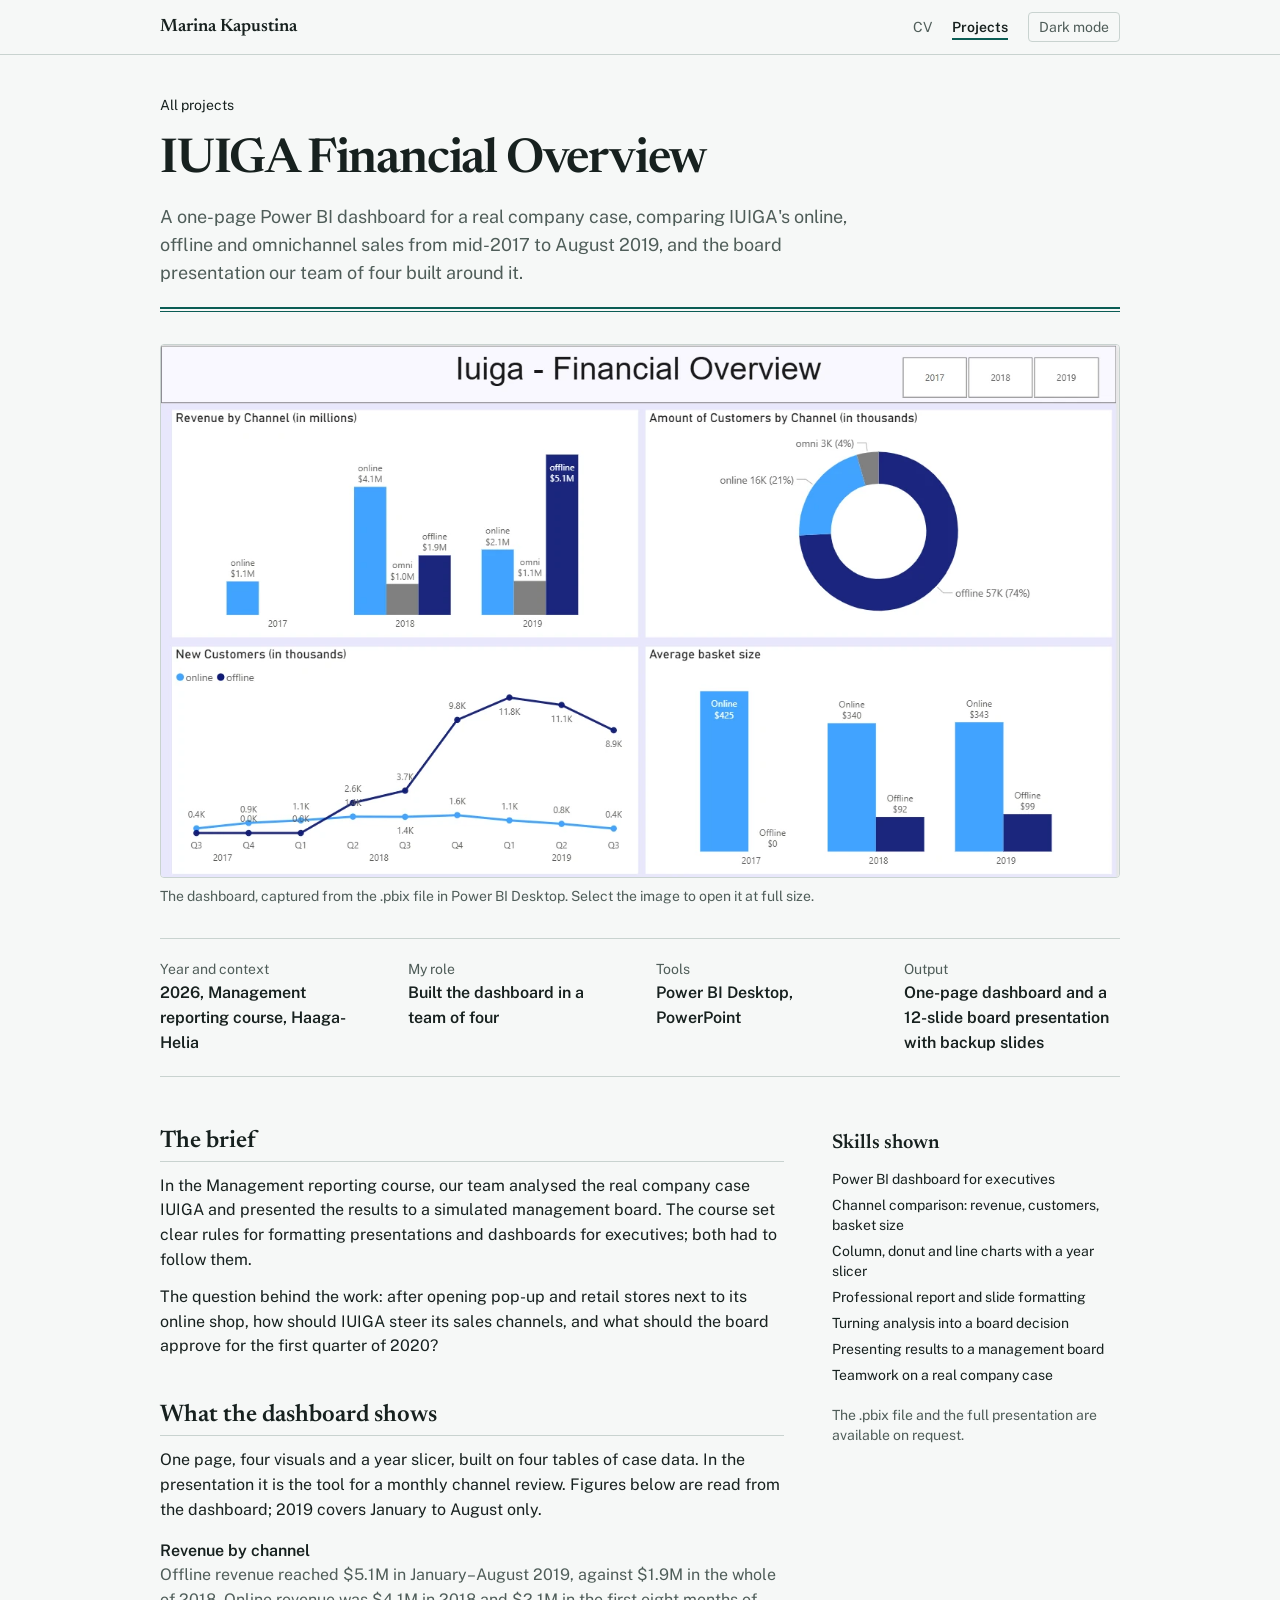
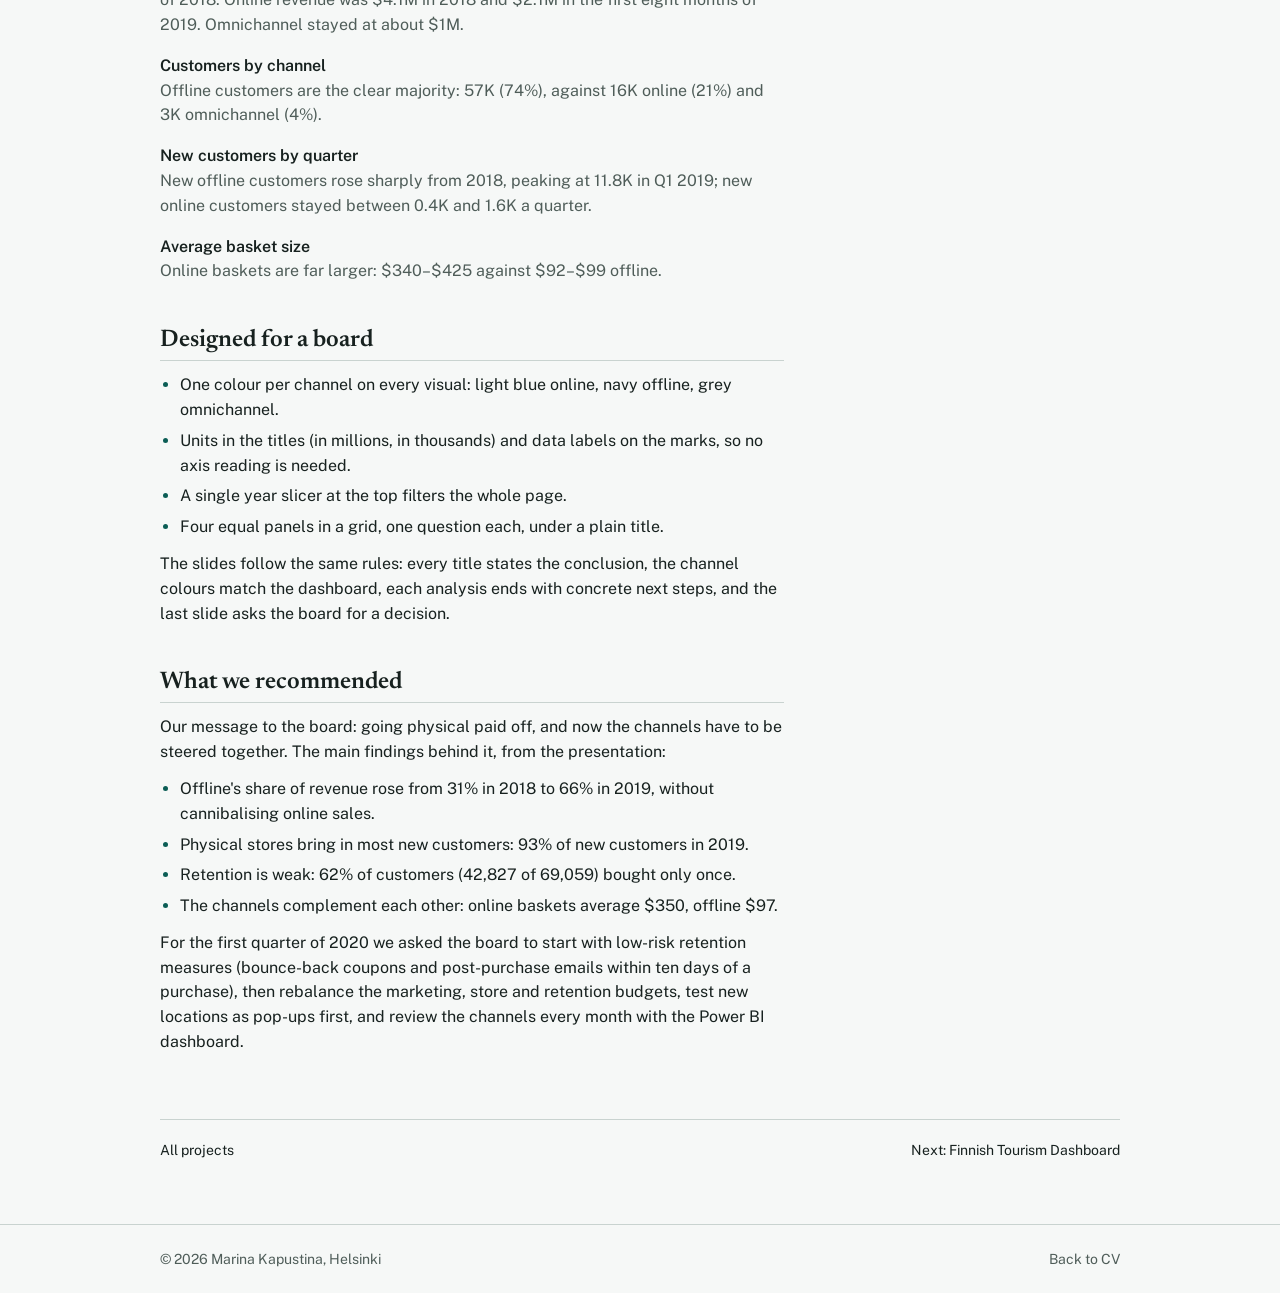
<file: projects/iuiga-management-reporting/index.html>
<!doctype html>
<html lang="en">
<head>
  <meta charset="utf-8">
  <meta name="viewport" content="width=device-width, initial-scale=1">
  <title>IUIGA Financial Overview – Marina Kapustina</title>
  <meta name="description" content="A one-page Power BI dashboard for the real-company case IUIGA, comparing online, offline and omnichannel sales, presented to a simulated management board. Management reporting course, Haaga-Helia.">
  <link rel="icon" href="../../assets/img/favicon.svg" type="image/svg+xml">
  <link rel="preconnect" href="https://fonts.googleapis.com">
  <link rel="preconnect" href="https://fonts.gstatic.com" crossorigin>
  <link rel="stylesheet" href="https://fonts.googleapis.com/css2?family=Newsreader:opsz,wght@6..72,400;6..72,600&family=Public+Sans:wght@400;500;600;700&display=swap">
  <link rel="stylesheet" href="../../assets/css/site.css">
  <link rel="stylesheet" href="../../assets/css/tw.css">
  <script src="../../assets/js/site.js"></script>
</head>
<body class="bg-paper text-ink font-sans">
  <a href="#content" class="sr-only focus:not-sr-only focus:fixed focus:top-3 focus:left-3 focus:z-50 focus:bg-surface focus:px-3 focus:py-2">Skip to content</a>

  <header class="no-print border-b border-rule">
    <nav class="mx-auto flex max-w-5xl flex-wrap items-center justify-between gap-x-6 gap-y-2 px-4 py-3 sm:px-8" aria-label="Main">
      <a href="../../index.html" class="font-serif text-lg font-semibold text-ink no-underline">Marina Kapustina</a>
      <div class="flex items-center gap-5 text-sm">
        <a href="../../index.html" class="text-muted no-underline hover:text-ink">CV</a>
        <a href="../index.html" aria-current="page" class="font-semibold text-ink underline decoration-accent decoration-2 underline-offset-[6px]">Projects</a>
        <button type="button" data-theme-toggle hidden class="cursor-pointer rounded border border-rule px-2.5 py-1 text-muted hover:text-ink">
          <span data-label>Dark mode</span>
        </button>
      </div>
    </nav>
  </header>

  <main id="content" class="mx-auto max-w-5xl px-4 pb-16 pt-8 sm:px-8 sm:pt-10">
    <p class="text-sm"><a href="../index.html">All projects</a></p>

    <header class="pb-5 pt-4">
      <h1 class="font-serif text-4xl font-semibold leading-tight tracking-tight sm:text-5xl">IUIGA Financial Overview</h1>
      <p class="mt-3 max-w-[65ch] text-lg text-muted">A one-page Power BI dashboard for a real company case, comparing IUIGA's online, offline and omnichannel sales from mid-2017 to August 2019, and the board presentation our team of four built around it.</p>
    </header>
    <hr class="double-rule">

    <figure class="mt-8">
      <a href="img/01-dashboard.webp" class="block"><img src="img/01-dashboard.webp" width="1305" height="725" alt="Power BI dashboard titled Iuiga – Financial Overview with a year slicer for 2017 to 2019 and four visuals: revenue by channel, customers by channel as a donut chart, new customers by quarter as a line chart, and average basket size online and offline." class="w-full rounded border border-rule"></a>
      <figcaption class="mt-2 text-sm text-muted">The dashboard, captured from the .pbix file in Power BI Desktop. Select the image to open it at full size.</figcaption>
    </figure>

    <dl class="mt-8 grid gap-x-8 gap-y-4 border-y border-rule py-5 sm:grid-cols-2 lg:grid-cols-4">
      <div><dt class="text-sm text-muted">Year and context</dt><dd class="mt-0.5 font-semibold">2026, Management reporting course, Haaga-Helia</dd></div>
      <div><dt class="text-sm text-muted">My role</dt><dd class="mt-0.5 font-semibold">Built the dashboard in a team of four</dd></div>
      <div><dt class="text-sm text-muted">Tools</dt><dd class="mt-0.5 font-semibold">Power BI Desktop, PowerPoint</dd></div>
      <div><dt class="text-sm text-muted">Output</dt><dd class="mt-0.5 font-semibold">One-page dashboard and a 12-slide board presentation with backup slides</dd></div>
    </dl>

    <div class="mt-12 grid gap-12 lg:grid-cols-[1fr_18rem]">
      <div class="max-w-[70ch] space-y-10">
        <section aria-labelledby="h-brief">
          <h2 id="h-brief" class="mb-3 border-b border-rule pb-1 font-serif text-2xl font-semibold">The brief</h2>
          <p>In the Management reporting course, our team analysed the real company case IUIGA and presented the results to a simulated management board. The course set clear rules for formatting presentations and dashboards for executives; both had to follow them.</p>
          <p class="mt-3">The question behind the work: after opening pop-up and retail stores next to its online shop, how should IUIGA steer its sales channels, and what should the board approve for the first quarter of 2020?</p>
        </section>

        <section aria-labelledby="h-shows">
          <h2 id="h-shows" class="mb-3 border-b border-rule pb-1 font-serif text-2xl font-semibold">What the dashboard shows</h2>
          <p class="mb-4">One page, four visuals and a year slicer, built on four tables of case data. In the presentation it is the tool for a monthly channel review. Figures below are read from the dashboard; 2019 covers January to August only.</p>
          <dl class="space-y-4">
            <div><dt class="font-semibold">Revenue by channel</dt><dd class="text-muted">Offline revenue reached $5.1M in January–August 2019, against $1.9M in the whole of 2018. Online revenue was $4.1M in 2018 and $2.1M in the first eight months of 2019. Omnichannel stayed at about $1M.</dd></div>
            <div><dt class="font-semibold">Customers by channel</dt><dd class="text-muted">Offline customers are the clear majority: 57K (74%), against 16K online (21%) and 3K omnichannel (4%).</dd></div>
            <div><dt class="font-semibold">New customers by quarter</dt><dd class="text-muted">New offline customers rose sharply from 2018, peaking at 11.8K in Q1 2019; new online customers stayed between 0.4K and 1.6K a quarter.</dd></div>
            <div><dt class="font-semibold">Average basket size</dt><dd class="text-muted">Online baskets are far larger: $340–$425 against $92–$99 offline.</dd></div>
          </dl>
        </section>

        <section aria-labelledby="h-design">
          <h2 id="h-design" class="mb-3 border-b border-rule pb-1 font-serif text-2xl font-semibold">Designed for a board</h2>
          <ul class="list-disc space-y-1.5 pl-5 marker:text-accent">
            <li>One colour per channel on every visual: light blue online, navy offline, grey omnichannel.</li>
            <li>Units in the titles (in millions, in thousands) and data labels on the marks, so no axis reading is needed.</li>
            <li>A single year slicer at the top filters the whole page.</li>
            <li>Four equal panels in a grid, one question each, under a plain title.</li>
          </ul>
          <p class="mt-3">The slides follow the same rules: every title states the conclusion, the channel colours match the dashboard, each analysis ends with concrete next steps, and the last slide asks the board for a decision.</p>
        </section>

        <section aria-labelledby="h-recommend">
          <h2 id="h-recommend" class="mb-3 border-b border-rule pb-1 font-serif text-2xl font-semibold">What we recommended</h2>
          <p class="mb-3">Our message to the board: going physical paid off, and now the channels have to be steered together. The main findings behind it, from the presentation:</p>
          <ul class="list-disc space-y-1.5 pl-5 marker:text-accent">
            <li>Offline's share of revenue rose from 31% in 2018 to 66% in 2019, without cannibalising online sales.</li>
            <li>Physical stores bring in most new customers: 93% of new customers in 2019.</li>
            <li>Retention is weak: 62% of customers (42,827 of 69,059) bought only once.</li>
            <li>The channels complement each other: online baskets average $350, offline $97.</li>
          </ul>
          <p class="mt-3">For the first quarter of 2020 we asked the board to start with low-risk retention measures (bounce-back coupons and post-purchase emails within ten days of a purchase), then rebalance the marketing, store and retention budgets, test new locations as pop-ups first, and review the channels every month with the Power BI dashboard.</p>
        </section>
      </div>

      <aside aria-labelledby="h-skills" class="lg:pt-1">
        <h2 id="h-skills" class="mb-3 font-serif text-xl font-semibold">Skills shown</h2>
        <ul class="space-y-1.5 text-sm">
          <li>Power BI dashboard for executives</li>
          <li>Channel comparison: revenue, customers, basket size</li>
          <li>Column, donut and line charts with a year slicer</li>
          <li>Professional report and slide formatting</li>
          <li>Turning analysis into a board decision</li>
          <li>Presenting results to a management board</li>
          <li>Teamwork on a real company case</li>
        </ul>
        <p class="mt-5 text-sm text-muted">The .pbix file and the full presentation are available on request.</p>
      </aside>
    </div>


    <nav aria-label="More projects" class="mt-16 flex flex-wrap justify-between gap-4 border-t border-rule pt-5 text-sm">
      <a href="../index.html">All projects</a>
      <a href="../finnish-tourism-dashboard/index.html">Next: Finnish Tourism Dashboard</a>
    </nav>
  </main>

  <footer class="no-print border-t border-rule">
    <div class="mx-auto flex max-w-5xl flex-wrap justify-between gap-x-6 gap-y-1 px-4 py-6 text-sm text-muted sm:px-8">
      <p>© <span data-year>2026</span> Marina Kapustina, Helsinki</p>
      <p><a href="../../index.html" class="text-muted">Back to CV</a></p>
    </div>
  </footer>
</body>
</html>
</file>
<file: assets/css/site.css>
/* Design tokens + base + print for the whole site.
   Tailwind (browser CDN) maps these in each page via @theme inline; this file also keeps
   pages readable if the CDN is unavailable. Rules: .claude/rules/web-design.md */

:root {
  --paper: #f6f8f7;      /* cool off-white page */
  --surface: #ffffff;    /* raised areas */
  --ink: #17211f;        /* body text */
  --muted: #4f5d59;      /* dates, secondary text (7.0:1 on paper) */
  --rule: #c9d3d0;       /* hairlines */
  --accent: #0b5d55;     /* ledger green: links, double rule (7.4:1 on paper) */
  --accent-soft: #e2eeeb;
  --chart-base: #6d8f89;  /* non-highlighted chart bars (3.4:1 on paper) */
  --ff-serif: "Newsreader", "Iowan Old Style", Georgia, serif;
  --ff-sans: "Public Sans", "Segoe UI", system-ui, sans-serif;
  color-scheme: light;
}

/* Light is the default for every visitor (user, 2026-11-08); dark only via the toggle button. */
:root[data-theme="dark"] {
  --paper: #0f1615; --surface: #152120; --ink: #e3ebe9; --muted: #a2b1ad;
  --rule: #2d3b39; --accent: #74cbbf; --accent-soft: #19302d; --chart-base: #557570; color-scheme: dark;
}

/* Element rules live in @layer base so Tailwind utilities (layer "utilities") always win. */
@layer base {
  html { background: var(--paper); color: var(--ink); font-family: var(--ff-sans); }
  body { margin: 0; background: var(--paper); line-height: 1.55; -webkit-font-smoothing: antialiased; }
  a { color: var(--accent); }
  :focus-visible { outline: 2px solid var(--accent); outline-offset: 3px; border-radius: 2px; }
  @media print {
    html { font-size: 8.4pt; }
    body { line-height: 1.38; }
    a { color: inherit; text-decoration: none; }
  }
}

/* The one memorable device: the accountant's double rule ("bottom line") under the header. */
.double-rule { border: 0; height: 5px; margin: 0;
  border-top: 2px solid var(--accent); border-bottom: 1px solid var(--accent); }

/* Ledger rows: date column + entry. Used on CV and projects pages. */
:root { --date-col: 8.5rem; }
.ledger-date { font-variant-numeric: tabular-nums; white-space: nowrap; }
@media print { :root { --date-col: 6.8rem; } }

/* Pipe-separated inline lists (strengths, contact, languages), as in the Word CV.
   Every item gets a leading separator; the list is shifted left by one separator width and
   clipped, so separators that land at the start of a wrapped line are hidden. */
.pipe-list { --sep: 1.3rem; display: flex; flex-wrap: wrap; row-gap: 0.15rem; padding: 0;
  margin: 0 0 0 calc(var(--sep) * -1); list-style: none; clip-path: inset(0 0 0 var(--sep)); }
/* Hanging indent: if an item wraps inside itself, its next line starts after the hidden column. */
.pipe-list > li { padding-left: var(--sep); text-indent: calc(var(--sep) * -1); }
.pipe-list > li::before { content: "|"; display: inline-block; width: var(--sep); text-indent: 0;
  text-align: center; color: var(--muted); opacity: 0.55; }

@media (prefers-reduced-motion: reduce) {
  *, *::before, *::after { animation: none !important; transition: none !important; scroll-behavior: auto !important; }
}

/* ---------------------------------------------------------------- print: 2-page A4 CV */
@page { size: A4; margin: 13mm 15mm 12mm; }
@media print {
  /* :not(#x) raises specificity above the dark-mode token rules. */
  :root:not(#print-tokens) {
    --paper: #fff; --surface: #fff; --ink: #000; --muted: #444; --rule: #999;
    --accent: #000; --accent-soft: #fff; color-scheme: light;
  }
  .no-print { display: none !important; }
  .print-break { break-before: page; }
  section, li, .ledger-row { break-inside: avoid; }
  .print-only { display: block !important; }
}
.print-only { display: none; }
</file>
<file: assets/css/tw.css>
/*! tailwindcss v4.1.11 | MIT License | https://tailwindcss.com */
@layer properties{@supports (((-webkit-hyphens:none)) and (not (margin-trim:inline))) or ((-moz-orient:inline) and (not (color:rgb(from red r g b)))){*,:before,:after,::backdrop{--tw-space-y-reverse:0;--tw-divide-y-reverse:0;--tw-border-style:solid;--tw-leading:initial;--tw-font-weight:initial;--tw-tracking:initial;--tw-ordinal:initial;--tw-slashed-zero:initial;--tw-numeric-figure:initial;--tw-numeric-spacing:initial;--tw-numeric-fraction:initial;--tw-blur:initial;--tw-brightness:initial;--tw-contrast:initial;--tw-grayscale:initial;--tw-hue-rotate:initial;--tw-invert:initial;--tw-opacity:initial;--tw-saturate:initial;--tw-sepia:initial;--tw-drop-shadow:initial;--tw-drop-shadow-color:initial;--tw-drop-shadow-alpha:100%;--tw-drop-shadow-size:initial}}}@layer theme{:root,:host{--font-mono:ui-monospace,SFMono-Regular,Menlo,Monaco,Consolas,"Liberation Mono","Courier New",monospace;--spacing:.25rem;--container-sm:24rem;--container-5xl:64rem;--text-sm:.875rem;--text-sm--line-height:calc(1.25/.875);--text-lg:1.125rem;--text-lg--line-height:calc(1.75/1.125);--text-xl:1.25rem;--text-xl--line-height:calc(1.75/1.25);--text-2xl:1.5rem;--text-2xl--line-height:calc(2/1.5);--text-4xl:2.25rem;--text-4xl--line-height:calc(2.5/2.25);--text-5xl:3rem;--text-5xl--line-height:1;--text-6xl:3.75rem;--text-6xl--line-height:1;--font-weight-normal:400;--font-weight-semibold:600;--tracking-tight:-.025em;--leading-tight:1.25;--default-font-family:var(--ff-sans);--default-mono-font-family:var(--font-mono)}}@layer base{*,:after,:before,::backdrop{box-sizing:border-box;border:0 solid;margin:0;padding:0}::file-selector-button{box-sizing:border-box;border:0 solid;margin:0;padding:0}html,:host{-webkit-text-size-adjust:100%;tab-size:4;line-height:1.5;font-family:var(--default-font-family,ui-sans-serif,system-ui,sans-serif,"Apple Color Emoji","Segoe UI Emoji","Segoe UI Symbol","Noto Color Emoji");font-feature-settings:var(--default-font-feature-settings,normal);font-variation-settings:var(--default-font-variation-settings,normal);-webkit-tap-highlight-color:transparent}hr{height:0;color:inherit;border-top-width:1px}abbr:where([title]){-webkit-text-decoration:underline dotted;text-decoration:underline dotted}h1,h2,h3,h4,h5,h6{font-size:inherit;font-weight:inherit}a{color:inherit;-webkit-text-decoration:inherit;-webkit-text-decoration:inherit;-webkit-text-decoration:inherit;text-decoration:inherit}b,strong{font-weight:bolder}code,kbd,samp,pre{font-family:var(--default-mono-font-family,ui-monospace,SFMono-Regular,Menlo,Monaco,Consolas,"Liberation Mono","Courier New",monospace);font-feature-settings:var(--default-mono-font-feature-settings,normal);font-variation-settings:var(--default-mono-font-variation-settings,normal);font-size:1em}small{font-size:80%}sub,sup{vertical-align:baseline;font-size:75%;line-height:0;position:relative}sub{bottom:-.25em}sup{top:-.5em}table{text-indent:0;border-color:inherit;border-collapse:collapse}:-moz-focusring{outline:auto}progress{vertical-align:baseline}summary{display:list-item}ol,ul,menu{list-style:none}img,svg,video,canvas,audio,iframe,embed,object{vertical-align:middle;display:block}img,video{max-width:100%;height:auto}button,input,select,optgroup,textarea{font:inherit;font-feature-settings:inherit;font-variation-settings:inherit;letter-spacing:inherit;color:inherit;opacity:1;background-color:#0000;border-radius:0}::file-selector-button{font:inherit;font-feature-settings:inherit;font-variation-settings:inherit;letter-spacing:inherit;color:inherit;opacity:1;background-color:#0000;border-radius:0}:where(select:is([multiple],[size])) optgroup{font-weight:bolder}:where(select:is([multiple],[size])) optgroup option{padding-inline-start:20px}::file-selector-button{margin-inline-end:4px}::placeholder{opacity:1}@supports (not ((-webkit-appearance:-apple-pay-button))) or (contain-intrinsic-size:1px){::placeholder{color:currentColor}@supports (color:color-mix(in lab, red, red)){::placeholder{color:color-mix(in oklab,currentcolor 50%,transparent)}}}textarea{resize:vertical}::-webkit-search-decoration{-webkit-appearance:none}::-webkit-date-and-time-value{min-height:1lh;text-align:inherit}::-webkit-datetime-edit{display:inline-flex}::-webkit-datetime-edit-fields-wrapper{padding:0}::-webkit-datetime-edit{padding-block:0}::-webkit-datetime-edit-year-field{padding-block:0}::-webkit-datetime-edit-month-field{padding-block:0}::-webkit-datetime-edit-day-field{padding-block:0}::-webkit-datetime-edit-hour-field{padding-block:0}::-webkit-datetime-edit-minute-field{padding-block:0}::-webkit-datetime-edit-second-field{padding-block:0}::-webkit-datetime-edit-millisecond-field{padding-block:0}::-webkit-datetime-edit-meridiem-field{padding-block:0}:-moz-ui-invalid{box-shadow:none}button,input:where([type=button],[type=reset],[type=submit]){appearance:button}::file-selector-button{appearance:button}::-webkit-inner-spin-button{height:auto}::-webkit-outer-spin-button{height:auto}[hidden]:where(:not([hidden=until-found])){display:none!important}}@layer components;@layer utilities{.sr-only{clip:rect(0,0,0,0);white-space:nowrap;border-width:0;width:1px;height:1px;margin:-1px;padding:0;position:absolute;overflow:hidden}.relative{position:relative}.mx-auto{margin-inline:auto}.mt-0\.5{margin-top:calc(var(--spacing)*.5)}.mt-1{margin-top:calc(var(--spacing)*1)}.mt-1\.5{margin-top:calc(var(--spacing)*1.5)}.mt-2{margin-top:calc(var(--spacing)*2)}.mt-3{margin-top:calc(var(--spacing)*3)}.mt-4{margin-top:calc(var(--spacing)*4)}.mt-5{margin-top:calc(var(--spacing)*5)}.mt-8{margin-top:calc(var(--spacing)*8)}.mt-12{margin-top:calc(var(--spacing)*12)}.mt-14{margin-top:calc(var(--spacing)*14)}.mt-16{margin-top:calc(var(--spacing)*16)}.mb-2{margin-bottom:calc(var(--spacing)*2)}.mb-3{margin-bottom:calc(var(--spacing)*3)}.mb-4{margin-bottom:calc(var(--spacing)*4)}.mb-5{margin-bottom:calc(var(--spacing)*5)}.mb-6{margin-bottom:calc(var(--spacing)*6)}.block{display:block}.flex{display:flex}.grid{display:grid}.hidden{display:none}.table{display:table}.h-72{height:calc(var(--spacing)*72)}.w-full{width:100%}.max-w-5xl{max-width:var(--container-5xl)}.max-w-\[65ch\]{max-width:65ch}.max-w-\[70ch\]{max-width:70ch}.max-w-\[75ch\]{max-width:75ch}.max-w-sm{max-width:var(--container-sm)}.cursor-pointer{cursor:pointer}.list-disc{list-style-type:disc}.flex-wrap{flex-wrap:wrap}.items-center{align-items:center}.items-end{align-items:flex-end}.justify-between{justify-content:space-between}.gap-2{gap:calc(var(--spacing)*2)}.gap-4{gap:calc(var(--spacing)*4)}.gap-5{gap:calc(var(--spacing)*5)}.gap-10{gap:calc(var(--spacing)*10)}.gap-12{gap:calc(var(--spacing)*12)}:where(.space-y-1>:not(:last-child)){--tw-space-y-reverse:0;margin-block-start:calc(calc(var(--spacing)*1)*var(--tw-space-y-reverse));margin-block-end:calc(calc(var(--spacing)*1)*calc(1 - var(--tw-space-y-reverse)))}:where(.space-y-1\.5>:not(:last-child)){--tw-space-y-reverse:0;margin-block-start:calc(calc(var(--spacing)*1.5)*var(--tw-space-y-reverse));margin-block-end:calc(calc(var(--spacing)*1.5)*calc(1 - var(--tw-space-y-reverse)))}:where(.space-y-2>:not(:last-child)){--tw-space-y-reverse:0;margin-block-start:calc(calc(var(--spacing)*2)*var(--tw-space-y-reverse));margin-block-end:calc(calc(var(--spacing)*2)*calc(1 - var(--tw-space-y-reverse)))}:where(.space-y-4>:not(:last-child)){--tw-space-y-reverse:0;margin-block-start:calc(calc(var(--spacing)*4)*var(--tw-space-y-reverse));margin-block-end:calc(calc(var(--spacing)*4)*calc(1 - var(--tw-space-y-reverse)))}:where(.space-y-5>:not(:last-child)){--tw-space-y-reverse:0;margin-block-start:calc(calc(var(--spacing)*5)*var(--tw-space-y-reverse));margin-block-end:calc(calc(var(--spacing)*5)*calc(1 - var(--tw-space-y-reverse)))}:where(.space-y-6>:not(:last-child)){--tw-space-y-reverse:0;margin-block-start:calc(calc(var(--spacing)*6)*var(--tw-space-y-reverse));margin-block-end:calc(calc(var(--spacing)*6)*calc(1 - var(--tw-space-y-reverse)))}:where(.space-y-8>:not(:last-child)){--tw-space-y-reverse:0;margin-block-start:calc(calc(var(--spacing)*8)*var(--tw-space-y-reverse));margin-block-end:calc(calc(var(--spacing)*8)*calc(1 - var(--tw-space-y-reverse)))}:where(.space-y-9>:not(:last-child)){--tw-space-y-reverse:0;margin-block-start:calc(calc(var(--spacing)*9)*var(--tw-space-y-reverse));margin-block-end:calc(calc(var(--spacing)*9)*calc(1 - var(--tw-space-y-reverse)))}:where(.space-y-10>:not(:last-child)){--tw-space-y-reverse:0;margin-block-start:calc(calc(var(--spacing)*10)*var(--tw-space-y-reverse));margin-block-end:calc(calc(var(--spacing)*10)*calc(1 - var(--tw-space-y-reverse)))}.gap-x-6{column-gap:calc(var(--spacing)*6)}.gap-x-8{column-gap:calc(var(--spacing)*8)}.gap-x-12{column-gap:calc(var(--spacing)*12)}.gap-y-1{row-gap:calc(var(--spacing)*1)}.gap-y-2{row-gap:calc(var(--spacing)*2)}.gap-y-3{row-gap:calc(var(--spacing)*3)}.gap-y-4{row-gap:calc(var(--spacing)*4)}.gap-y-5{row-gap:calc(var(--spacing)*5)}.gap-y-7{row-gap:calc(var(--spacing)*7)}.gap-y-10{row-gap:calc(var(--spacing)*10)}:where(.divide-y>:not(:last-child)){--tw-divide-y-reverse:0;border-bottom-style:var(--tw-border-style);border-top-style:var(--tw-border-style);border-top-width:calc(1px*var(--tw-divide-y-reverse));border-bottom-width:calc(1px*calc(1 - var(--tw-divide-y-reverse)))}:where(.divide-rule>:not(:last-child)){border-color:var(--rule)}.rounded{border-radius:.25rem}.border{border-style:var(--tw-border-style);border-width:1px}.border-y{border-block-style:var(--tw-border-style);border-block-width:1px}.border-t{border-top-style:var(--tw-border-style);border-top-width:1px}.border-b{border-bottom-style:var(--tw-border-style);border-bottom-width:1px}.border-l-2{border-left-style:var(--tw-border-style);border-left-width:2px}.border-accent{border-color:var(--accent)}.border-rule{border-color:var(--rule)}.bg-accent{background-color:var(--accent)}.bg-paper{background-color:var(--paper)}.px-2\.5{padding-inline:calc(var(--spacing)*2.5)}.px-3\.5{padding-inline:calc(var(--spacing)*3.5)}.px-4{padding-inline:calc(var(--spacing)*4)}.py-1{padding-block:calc(var(--spacing)*1)}.py-2{padding-block:calc(var(--spacing)*2)}.py-3{padding-block:calc(var(--spacing)*3)}.py-5{padding-block:calc(var(--spacing)*5)}.py-6{padding-block:calc(var(--spacing)*6)}.py-8{padding-block:calc(var(--spacing)*8)}.pt-4{padding-top:calc(var(--spacing)*4)}.pt-5{padding-top:calc(var(--spacing)*5)}.pt-8{padding-top:calc(var(--spacing)*8)}.pt-10{padding-top:calc(var(--spacing)*10)}.pb-1{padding-bottom:calc(var(--spacing)*1)}.pb-5{padding-bottom:calc(var(--spacing)*5)}.pb-16{padding-bottom:calc(var(--spacing)*16)}.pl-5{padding-left:calc(var(--spacing)*5)}.pl-6{padding-left:calc(var(--spacing)*6)}.text-left{text-align:left}.text-right{text-align:right}.font-sans{font-family:var(--ff-sans)}.font-serif{font-family:var(--ff-serif)}.text-2xl{font-size:var(--text-2xl);line-height:var(--tw-leading,var(--text-2xl--line-height))}.text-4xl{font-size:var(--text-4xl);line-height:var(--tw-leading,var(--text-4xl--line-height))}.text-5xl{font-size:var(--text-5xl);line-height:var(--tw-leading,var(--text-5xl--line-height))}.text-lg{font-size:var(--text-lg);line-height:var(--tw-leading,var(--text-lg--line-height))}.text-sm{font-size:var(--text-sm);line-height:var(--tw-leading,var(--text-sm--line-height))}.text-xl{font-size:var(--text-xl);line-height:var(--tw-leading,var(--text-xl--line-height))}.text-\[0\.95rem\]{font-size:.95rem}.leading-none{--tw-leading:1;line-height:1}.leading-tight{--tw-leading:var(--leading-tight);line-height:var(--leading-tight)}.font-normal{--tw-font-weight:var(--font-weight-normal);font-weight:var(--font-weight-normal)}.font-semibold{--tw-font-weight:var(--font-weight-semibold);font-weight:var(--font-weight-semibold)}.tracking-tight{--tw-tracking:var(--tracking-tight);letter-spacing:var(--tracking-tight)}.text-accent{color:var(--accent)}.text-ink{color:var(--ink)}.text-muted{color:var(--muted)}.text-paper{color:var(--paper)}.italic{font-style:italic}.tabular-nums{--tw-numeric-spacing:tabular-nums;font-variant-numeric:var(--tw-ordinal,)var(--tw-slashed-zero,)var(--tw-numeric-figure,)var(--tw-numeric-spacing,)var(--tw-numeric-fraction,)}.no-underline{text-decoration-line:none}.underline{text-decoration-line:underline}.decoration-accent{-webkit-text-decoration-color:var(--accent);-webkit-text-decoration-color:var(--accent);text-decoration-color:var(--accent)}.decoration-1{text-decoration-thickness:1px}.decoration-2{text-decoration-thickness:2px}.underline-offset-4{text-underline-offset:4px}.underline-offset-\[6px\]{text-underline-offset:6px}.filter{filter:var(--tw-blur,)var(--tw-brightness,)var(--tw-contrast,)var(--tw-grayscale,)var(--tw-hue-rotate,)var(--tw-invert,)var(--tw-saturate,)var(--tw-sepia,)var(--tw-drop-shadow,)}.marker\:text-accent ::marker{color:var(--accent)}.marker\:text-accent::marker{color:var(--accent)}.marker\:text-accent ::-webkit-details-marker{color:var(--accent)}.marker\:text-accent::-webkit-details-marker{color:var(--accent)}.first\:pt-0:first-child{padding-top:calc(var(--spacing)*0)}@media (hover:hover){.hover\:bg-accent-soft:hover{background-color:var(--accent-soft)}.hover\:text-ink:hover{color:var(--ink)}.hover\:underline:hover{text-decoration-line:underline}.hover\:decoration-2:hover{text-decoration-thickness:2px}.hover\:opacity-90:hover{opacity:.9}}.focus\:not-sr-only:focus{clip:auto;white-space:normal;width:auto;height:auto;margin:0;padding:0;position:static;overflow:visible}.focus\:fixed:focus{position:fixed}.focus\:top-3:focus{top:calc(var(--spacing)*3)}.focus\:left-3:focus{left:calc(var(--spacing)*3)}.focus\:z-50:focus{z-index:50}.focus\:bg-surface:focus{background-color:var(--surface)}.focus\:px-3:focus{padding-inline:calc(var(--spacing)*3)}.focus\:py-2:focus{padding-block:calc(var(--spacing)*2)}@media (min-width:400px){.min-\[400px\]\:text-5xl{font-size:var(--text-5xl);line-height:var(--tw-leading,var(--text-5xl--line-height))}}@media (min-width:40rem){.sm\:grid-cols-2{grid-template-columns:repeat(2,minmax(0,1fr))}.sm\:px-8{padding-inline:calc(var(--spacing)*8)}.sm\:pt-10{padding-top:calc(var(--spacing)*10)}.sm\:pt-14{padding-top:calc(var(--spacing)*14)}.sm\:text-5xl{font-size:var(--text-5xl);line-height:var(--tw-leading,var(--text-5xl--line-height))}.sm\:text-6xl{font-size:var(--text-6xl);line-height:var(--tw-leading,var(--text-6xl--line-height))}}@media (min-width:48rem){.md\:col-span-2{grid-column:span 2/span 2}.md\:col-start-2{grid-column-start:2}.md\:mx-auto{margin-inline:auto}.md\:w-3\/4{width:75%}.md\:grid-cols-2{grid-template-columns:repeat(2,minmax(0,1fr))}.md\:grid-cols-\[var\(--date-col\)_1fr\]{grid-template-columns:var(--date-col)1fr}.md\:pt-0\.5{padding-top:calc(var(--spacing)*.5)}.md\:pt-1{padding-top:calc(var(--spacing)*1)}}@media (min-width:64rem){.lg\:col-start-3{grid-column-start:3}.lg\:row-start-1{grid-row-start:1}.lg\:max-w-none{max-width:none}.lg\:grid-cols-4{grid-template-columns:repeat(4,minmax(0,1fr))}.lg\:grid-cols-\[1fr_18rem\]{grid-template-columns:1fr 18rem}.lg\:grid-cols-\[var\(--date-col\)_1fr_17rem\]{grid-template-columns:var(--date-col)1fr 17rem}.lg\:pt-1{padding-top:calc(var(--spacing)*1)}}@media print{.print\:mt-1{margin-top:calc(var(--spacing)*1)}.print\:mt-2{margin-top:calc(var(--spacing)*2)}.print\:mt-4{margin-top:calc(var(--spacing)*4)}.print\:mb-1\.5{margin-bottom:calc(var(--spacing)*1.5)}.print\:mb-3{margin-bottom:calc(var(--spacing)*3)}.print\:max-w-none{max-width:none}:where(.print\:space-y-0\.5>:not(:last-child)){--tw-space-y-reverse:0;margin-block-start:calc(calc(var(--spacing)*.5)*var(--tw-space-y-reverse));margin-block-end:calc(calc(var(--spacing)*.5)*calc(1 - var(--tw-space-y-reverse)))}:where(.print\:space-y-1\.5>:not(:last-child)){--tw-space-y-reverse:0;margin-block-start:calc(calc(var(--spacing)*1.5)*var(--tw-space-y-reverse));margin-block-end:calc(calc(var(--spacing)*1.5)*calc(1 - var(--tw-space-y-reverse)))}:where(.print\:space-y-\[0\.7rem\]>:not(:last-child)){--tw-space-y-reverse:0;margin-block-start:calc(.7rem*var(--tw-space-y-reverse));margin-block-end:calc(.7rem*calc(1 - var(--tw-space-y-reverse)))}.print\:gap-x-5{column-gap:calc(var(--spacing)*5)}.print\:gap-y-4{row-gap:calc(var(--spacing)*4)}.print\:p-0{padding:calc(var(--spacing)*0)}.print\:pt-0{padding-top:calc(var(--spacing)*0)}.print\:pb-3{padding-bottom:calc(var(--spacing)*3)}.print\:text-\[1\.15rem\]{font-size:1.15rem}.print\:text-\[1\.35rem\]{font-size:1.35rem}.print\:text-\[2\.9rem\]{font-size:2.9rem}.print\:no-underline{text-decoration-line:none}}}@property --tw-space-y-reverse{syntax:"*";inherits:false;initial-value:0}@property --tw-divide-y-reverse{syntax:"*";inherits:false;initial-value:0}@property --tw-border-style{syntax:"*";inherits:false;initial-value:solid}@property --tw-leading{syntax:"*";inherits:false}@property --tw-font-weight{syntax:"*";inherits:false}@property --tw-tracking{syntax:"*";inherits:false}@property --tw-ordinal{syntax:"*";inherits:false}@property --tw-slashed-zero{syntax:"*";inherits:false}@property --tw-numeric-figure{syntax:"*";inherits:false}@property --tw-numeric-spacing{syntax:"*";inherits:false}@property --tw-numeric-fraction{syntax:"*";inherits:false}@property --tw-blur{syntax:"*";inherits:false}@property --tw-brightness{syntax:"*";inherits:false}@property --tw-contrast{syntax:"*";inherits:false}@property --tw-grayscale{syntax:"*";inherits:false}@property --tw-hue-rotate{syntax:"*";inherits:false}@property --tw-invert{syntax:"*";inherits:false}@property --tw-opacity{syntax:"*";inherits:false}@property --tw-saturate{syntax:"*";inherits:false}@property --tw-sepia{syntax:"*";inherits:false}@property --tw-drop-shadow{syntax:"*";inherits:false}@property --tw-drop-shadow-color{syntax:"*";inherits:false}@property --tw-drop-shadow-alpha{syntax:"<percentage>";inherits:false;initial-value:100%}@property --tw-drop-shadow-size{syntax:"*";inherits:false}
</file>
